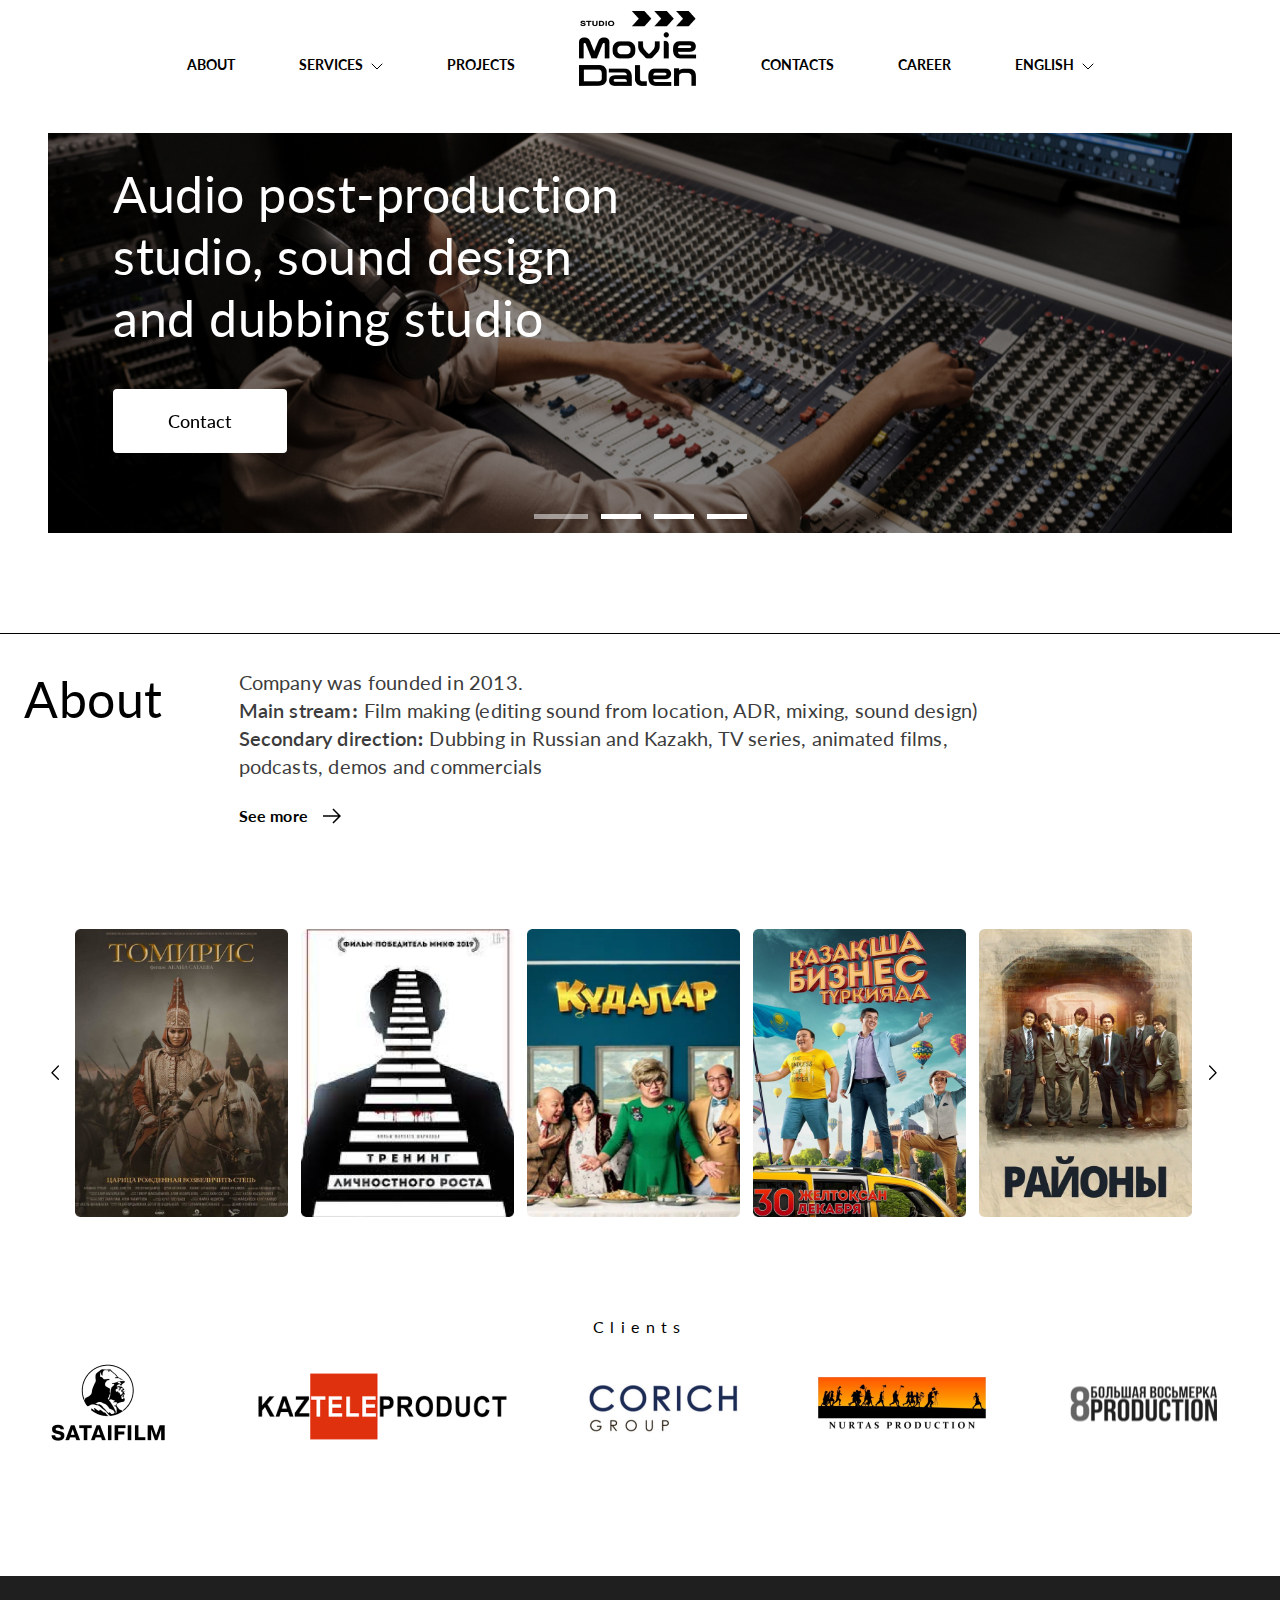
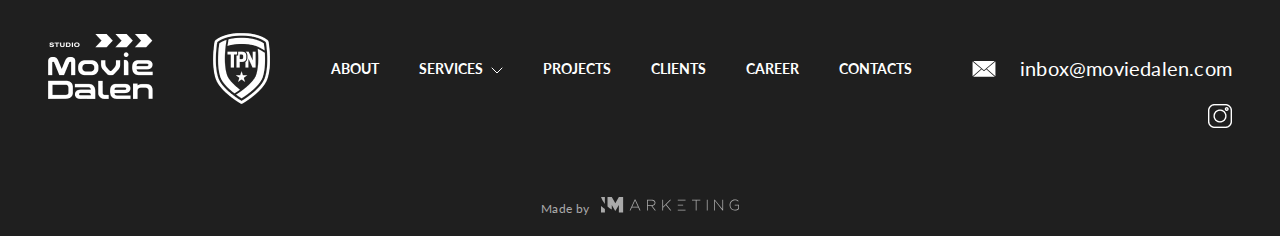
<file: index.html>
<!DOCTYPE html>
<html lang="en">

<head>
  <meta charset="UTF-8">
  <meta name="viewport" content="width=device-width, initial-scale=1.0">
  <link rel="preconnect" href="https://fonts.googleapis.com">
  <link rel="preconnect" href="https://fonts.gstatic.com" crossorigin>
  <link href="https://fonts.googleapis.com/css2?family=Lato:wght@400;700&display=swap" rel="stylesheet">
  <link rel="stylesheet" href="./style.css">
  <title>Main</title>
</head>

<body>
  <header>
    <a href="./about.html" class="nav-item">About</a>
    <div class="nav-item">
      <p>Services<img class="nav-arrow-dpd" src="./img/dpd-arrow.svg" alt=""></p>
      <div class="nav-dpd-content">
        <a href="./dubbing.html" class="nav-item-dpd">Dubbing</a>
        <a href="./record.html" class="nav-item-dpd">Re-Recording</a>
        <a href="./record.html" class="nav-item-dpd">Post-production</a>
      </div>
    </div>
    <a href="./projects.html" class="nav-item">Projects</a>
    <a href="#"><img src="./img/main-logo.png" alt="" class="logo"></a>
    <a href="./contacts.html" class="nav-item">Contacts</a>
    <a href="./career.html" class="nav-item">Career</a>
    <div class="nav-item">English<img class="nav-arrow-dpd" src="./img/dpd-arrow.svg" alt="">
      <div class="nav-dpd-content">
        <a href="#" class="nav-item-dpd">Russian</a>
      </div>
    </div>
    <div class="dropdown-btn" id="dropdown-btn" onclick="openNav()">
      <div class="line l1"></div>
      <div class="line l2"></div>
      <div class="line l3"></div>
    </div>
    <div class="dpd-bg" id="dpd">
      <div class="dropdown" id="dropdown">
        <a href="#"><img src="./img/main-logo.png" alt="" class="logo"></a>
        <div class="dropdown-content" id="dropdown-content">
          <li id="link"><a class="dpd-item" href="./about.html" onclick="openNav()">About</a></li>
          <li id="link" class="nav-open">
            <p class="dpd-item">Services <img class="nav-arrow" src="./img/dpd-arrow.svg" alt=""></p>
          </li>
          <div class="nav-panel">
            <a href="./dubbing.html">Dubbing</a>
            <a href="./record.html">Re-Recording</a>
            <a href="./record.html">Post-production</a>
          </div>
          <li id="link"><a class="dpd-item" href="./projects.html" onclick="openNav()">Projects</a></li>
          <li id="link"><a class="dpd-item" href="./contacts.html" onclick="openNav()">Contacts</a></li>
          <li id="link"><a class="dpd-item" href="./career.html" onclick="openNav()">Career</a></li>
          <li id="link" class="nav-open">
            <p class="dpd-item language">English <img class="nav-arrow" src="./img/dpd-arrow.svg" alt=""></p>
          </li>
          <div class="nav-panel">
            <a href="">Russian</a>
          </div>
        </div>
      </div>
    </div>
  </header>
  <div class="main">
    <div class="main__wrapper">
      <div class="main__items">
        <div class="main__item">
          <div class="main-text">
            <p class="banner-descr">Audio post-production studio, sound design and&nbsp;dubbing studio</p>
            <button class="contact">Contact</button>
          </div>
        </div>
        <div class="main__item">
          <div class="main-text">
            <p class="banner-descr">Audio post-production studio, sound design and&nbsp;dubbing studio</p>
            <button class="contact">Contact</button>
          </div>
        </div>
        <div class="main__item">
          <div class="main-text">
            <p class="banner-descr">Audio post-production studio, sound design and&nbsp;dubbing studio</p>
            <button class="contact">Contact</button>
          </div>
        </div>
        <div class="main__item">
          <div class="main-text">
            <p class="banner-descr">Audio post-production studio, sound design and&nbsp;dubbing studio</p>
            <button class="contact">Contact</button>
          </div>
        </div>
      </div>
    </div>
  </div>
  <div class="about">
    <h1>About</h1>
    <div class="about-text">
      <p>Company was founded in 2013.</p>
      <p><span class="semibold">Main stream:</span> Film making (editing sound from location, ADR, mixing, sound design)
      </p>
      <p><span class="semibold">Secondary direction:</span> Dubbing in Russian and Kazakh, TV series, animated films,
        podcasts, demos and commercials</p>
      <a class="more" href="">See more <img src="./img/arrow.svg" alt=""></a>
    </div>
  </div>
  <div id="carousel" class="carousel">
    <button class="arrow-c prev"><img src="./img/dpd-arrow.svg" alt="" class="l-arrow"></button>
    <div class="gallery">
      <ul class="ul">
        <li class="li"><img src="./img/movie1.png" alt="" class="movie test"></li>
        <li class="li"><img src="./img/movie2.png" alt="" class="movie"></li>
        <li class="li"><img src="./img/movie3.png" alt="" class="movie"></li>
        <li class="li"><img src="./img/movie4.png" alt="" class="movie"></li>
        <li class="li"><img src="./img/movie5.png" alt="" class="movie"></li>
        <li class="li"><img src="./img/movie6.png" alt="" class="movie"></li>
        <li class="li"><img src="./img/movie7.png" alt="" class="movie"></li>
        <li class="li"><img src="./img/movie8.png" alt="" class="movie"></li>
        <li class="li"><img src="./img/movie5.png" alt="" class="movie"></li>
        <li class="li"><img src="./img/movie6.png" alt="" class="movie"></li>
        <li class="li"><img src="./img/movie7.png" alt="" class="movie"></li>
        <li class="li"><img src="./img/movie8.png" alt="" class="movie"></li>
      </ul>
    </div>
    <button class="arrow-c next"><img src="./img/dpd-arrow.svg" alt="" class="r-arrow"></button>
  </div>
  <div id="carousel1" class="carousel1">
    <button class="arrow prev1"><img src="./img/dpd-arrow.svg" alt="" class="l-arrow"></button>
    <div class="gallery1">
      <ul class="ul1">
        <li class="li1"><img src="./img/movie1.png" alt="" class="movie test1"></li>
        <li class="li1"><img src="./img/movie2.png" alt="" class="movie"></li>
        <li class="li1"><img src="./img/movie7.png" alt="" class="movie"></li>
        <li class="li1"><img src="./img/movie8.png" alt="" class="movie"></li>
      </ul>
    </div>
    <div class="gallery1 t1">
      <ul class="ul2">
        <li class="li2"><img src="./img/movie3.png" alt="" class="movie"></li>
        <li class="li2"><img src="./img/movie4.png" alt="" class="movie"></li>
        <li class="li2"><img src="./img/movie5.png" alt="" class="movie"></li>
        <li class="li2"><img src="./img/movie6.png" alt="" class="movie"></li>
      </ul>
    </div>
    <div class="gallery1 t2">
      <ul class="ul3">
        <li class="li3"><img src="./img/movie5.png" alt="" class="movie"></li>
        <li class="li3"><img src="./img/movie6.png" alt="" class="movie"></li>
        <li class="li3"><img src="./img/movie7.png" alt="" class="movie"></li>
        <li class="li3"><img src="./img/movie8.png" alt="" class="movie"></li>
    </div>
    <button class="arrow next1"><img src="./img/dpd-arrow.svg" alt="" class="r-arrow"></button>
  </div>
  <div class="clients">
    <div class="container">
      <p class="clients-text">Clients</p>
      <div class="imgs">
        <img src="./img/sata.png" alt="">
        <img src="./img/kaztele.png" alt="">
        <img src="./img/corich.png" alt="">
        <img src="./img/nurtas.png" alt="">
        <img src="./img/big8.png" alt="">
      </div>
    </div>
  </div>
  <footer>
    <div class="container">
      <div class="footer-cont">
        <a href="#"><img src="./img/main-logo-white.png" alt="" class="logo"></a>
        <img src="./img/tpn-logo.png" alt="">
        <nav>
          <a href="./about.html" class="bottomnav-item">About</a>
          <div class="bottomnav-item">
            <p>Services<img class="foot-arrow-dpd" src="./img/dpd-arrow-white.svg" alt=""></p>
            <div class="foot-dpd-content">
              <a href="./dubbing.html" class="foot-item-dpd">Dubbing</a>
              <a href="./record.html" class="foot-item-dpd">Re-Recording</a>
              <a href="./record.html" class="foot-item-dpd">Post-production</a>
            </div>
          </div>
          <a href="./projects.html" class="bottomnav-item">Projects</a>
          <a href="" class="bottomnav-item">Clients</a>
          <a href="./career.html" class="bottomnav-item">Career</a>
          <a href="./contacts.html" class="bottomnav-item">Contacts</a>
        </nav>
        <a class="mail" href="mailto:inbox@moviedalen.com"><img src="./img/mail.svg" alt="">inbox@moviedalen.com</a>
        <a class="inst" href="http://" target="_blank" rel="noopener noreferrer"><img src="./img/instagram.png"
            alt=""></a>
      </div>
      <p class="made">Made by <img src="./img/marketing.svg" alt=""></p>
    </div>
  </footer>
  <script src="./js/carusel.js"></script>
  <script src="./js/dropdown.js"></script>
  <script defer src="./js/slider.js"></script>
  <script>
    document.addEventListener('DOMContentLoaded', () => {
      new mainSlider('.main', {
        autoplay: true,
        swipe: true
      });
    });
  </script>
</body>

</html>
</file>
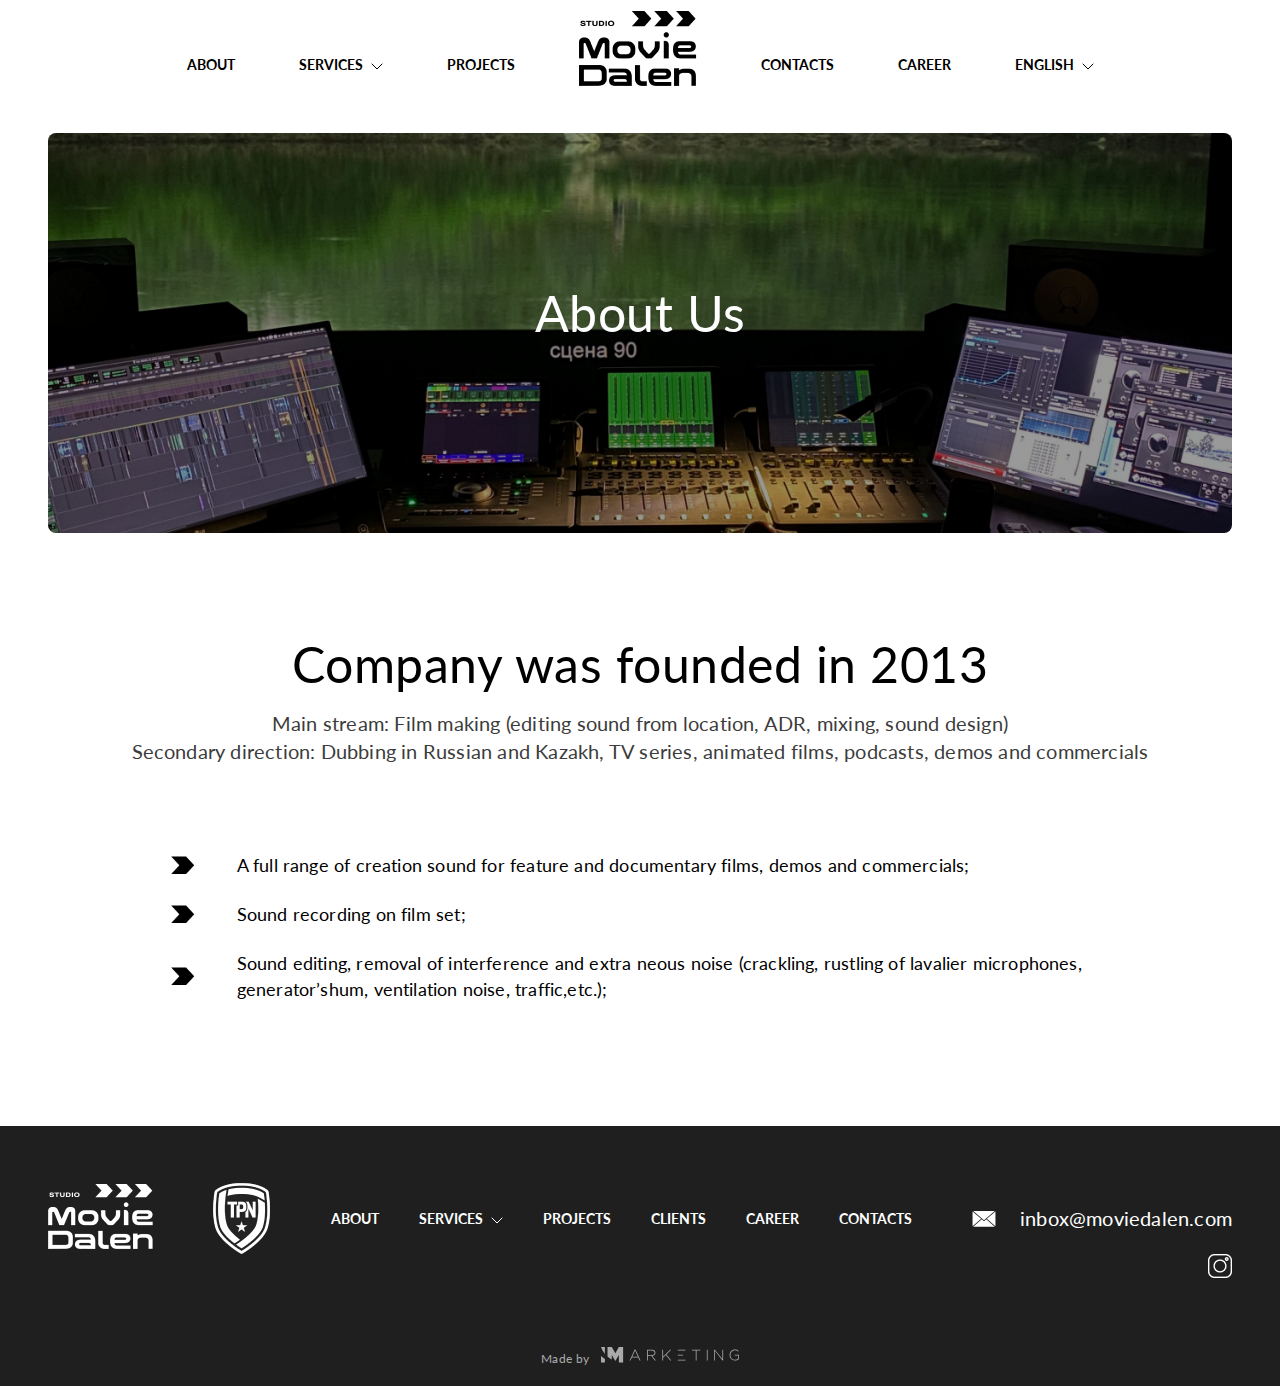
<file: about.html>
<!DOCTYPE html>
<html lang="en">

<head>
  <meta charset="UTF-8">
  <meta name="viewport" content="width=device-width, initial-scale=1.0">
  <link rel="preconnect" href="https://fonts.googleapis.com">
  <link rel="preconnect" href="https://fonts.gstatic.com" crossorigin>
  <link href="https://fonts.googleapis.com/css2?family=Lato:wght@400;700&display=swap" rel="stylesheet">
  <link rel="stylesheet" href="./style.css">
  <title>About Us</title>
</head>

<body>
  <header>
    <a href="#" class="nav-item">About</a>
    <div class="nav-item">
      <p>Services<img class="nav-arrow-dpd" src="./img/dpd-arrow.svg" alt=""></p>
      <div class="nav-dpd-content">
        <a href="./dubbing.html" class="nav-item-dpd">Dubbing</a>
        <a href="./record.html" class="nav-item-dpd">Re-Recording</a>
        <a href="./record.html" class="nav-item-dpd">Post-production</a>
      </div>
    </div>
    <a href="./projects.html" class="nav-item">Projects</a>
    <a href="./index.html"><img src="./img/main-logo.png" alt="" class="logo"></a>
    <a href="./contacts.html" class="nav-item">Contacts</a>
    <a href="./career.html" class="nav-item">Career</a>
    <div class="nav-item">English<img class="nav-arrow-dpd" src="./img/dpd-arrow.svg" alt="">
      <div class="nav-dpd-content">
        <a href="#" class="nav-item-dpd">Russian</a>
      </div>
    </div>
    <div class="dropdown-btn" id="dropdown-btn" onclick="openNav()">
      <div class="line l1"></div>
      <div class="line l2"></div>
      <div class="line l3"></div>
    </div>
    <div class="dpd-bg" id="dpd">
      <div class="dropdown" id="dropdown">
        <a href="#"><img src="./img/main-logo.png" alt="" class="logo"></a>
        <div class="dropdown-content" id="dropdown-content">
          <li id="link"><a class="dpd-item" href="#" onclick="openNav()">About</a></li>
          <li id="link" class="nav-open">
            <p class="dpd-item">Services <img class="nav-arrow" src="./img/dpd-arrow.svg" alt=""></p>
          </li>
          <div class="nav-panel">
            <a href="./dubbing.html">Dubbing</a>
            <a href="./record.html">Re-Recording</a>
            <a href="./record.html">Post-production</a>
          </div>
          <li id="link"><a class="dpd-item" href="./projects.html" onclick="openNav()">Projects</a></li>
          <li id="link"><a class="dpd-item" href="./contacts.html" onclick="openNav()">Contacts</a></li>
          <li id="link"><a class="dpd-item" href="./career.html" onclick="openNav()">Career</a></li>
          <li id="link" class="nav-open">
            <p class="dpd-item language">English <img class="nav-arrow" src="./img/dpd-arrow.svg" alt=""></p>
          </li>
          <div class="nav-panel">
            <a href="">Russian</a>
          </div>
        </div>
      </div>
    </div>
  </header>
  <div class="about-main">
    <p class="banner-descr">About Us</p>
  </div>
  <div class="info">
    <h1>Company was founded in 2013</h1>
    <p class="info-descr">Main stream: Film making (editing sound from location, ADR, mixing, sound design)</p>
    <p class="info-descr">Secondary direction: Dubbing in Russian and Kazakh, TV series, animated films, podcasts, demos
      and commercials</p>
    <p class="info-item"><img src="./img/black-arrow.png" alt="">A full range of creation sound for feature and
      documentary films, demos and commercials;</p>
    <p class="info-item"><img src="./img/black-arrow.png" alt="">Sound recording on film set;</p>
    <p class="info-item"><img src="./img/black-arrow.png" alt="">Sound editing, removal of interference and extra neous
      noise (crackling, rustling of lavalier microphones, generator’shum, ventilation noise, traffic,etc.);</p>
  </div>
  <footer>
    <div class="container">
      <div class="footer-cont">
        <a href="./index.html"><img src="./img/main-logo-white.png" alt="" class="logo"></a>
        <img src="./img/tpn-logo.png" alt="">
        <nav>
          <a href="#" class="bottomnav-item">About</a>
          <div class="bottomnav-item">
            <p>Services<img class="foot-arrow-dpd" src="./img/dpd-arrow-white.svg" alt=""></p>
            <div class="foot-dpd-content">
              <a href="./dubbing.html" class="foot-item-dpd">Dubbing</a>
              <a href="./record.html" class="foot-item-dpd">Re-Recording</a>
              <a href="./record.html" class="foot-item-dpd">Post-production</a>
            </div>
          </div>
          <a href="./projects.html" class="bottomnav-item">Projects</a>
          <a href="" class="bottomnav-item">Clients</a>
          <a href="./career.html" class="bottomnav-item">Career</a>
          <a href="./contacts.html" class="bottomnav-item">Contacts</a>
        </nav>
        <a class="mail" href="mailto:inbox@moviedalen.com"><img src="./img/mail.svg" alt="">inbox@moviedalen.com</a>
        <a class="inst" href="http://" target="_blank" rel="noopener noreferrer"><img src="./img/instagram.png"
            alt=""></a>
      </div>
      <p class="made">Made by <img src="./img/marketing.svg" alt=""></p>
    </div>
  </footer>
  <script src="./js/dropdown.js"></script>
</body>

</html>
</file>
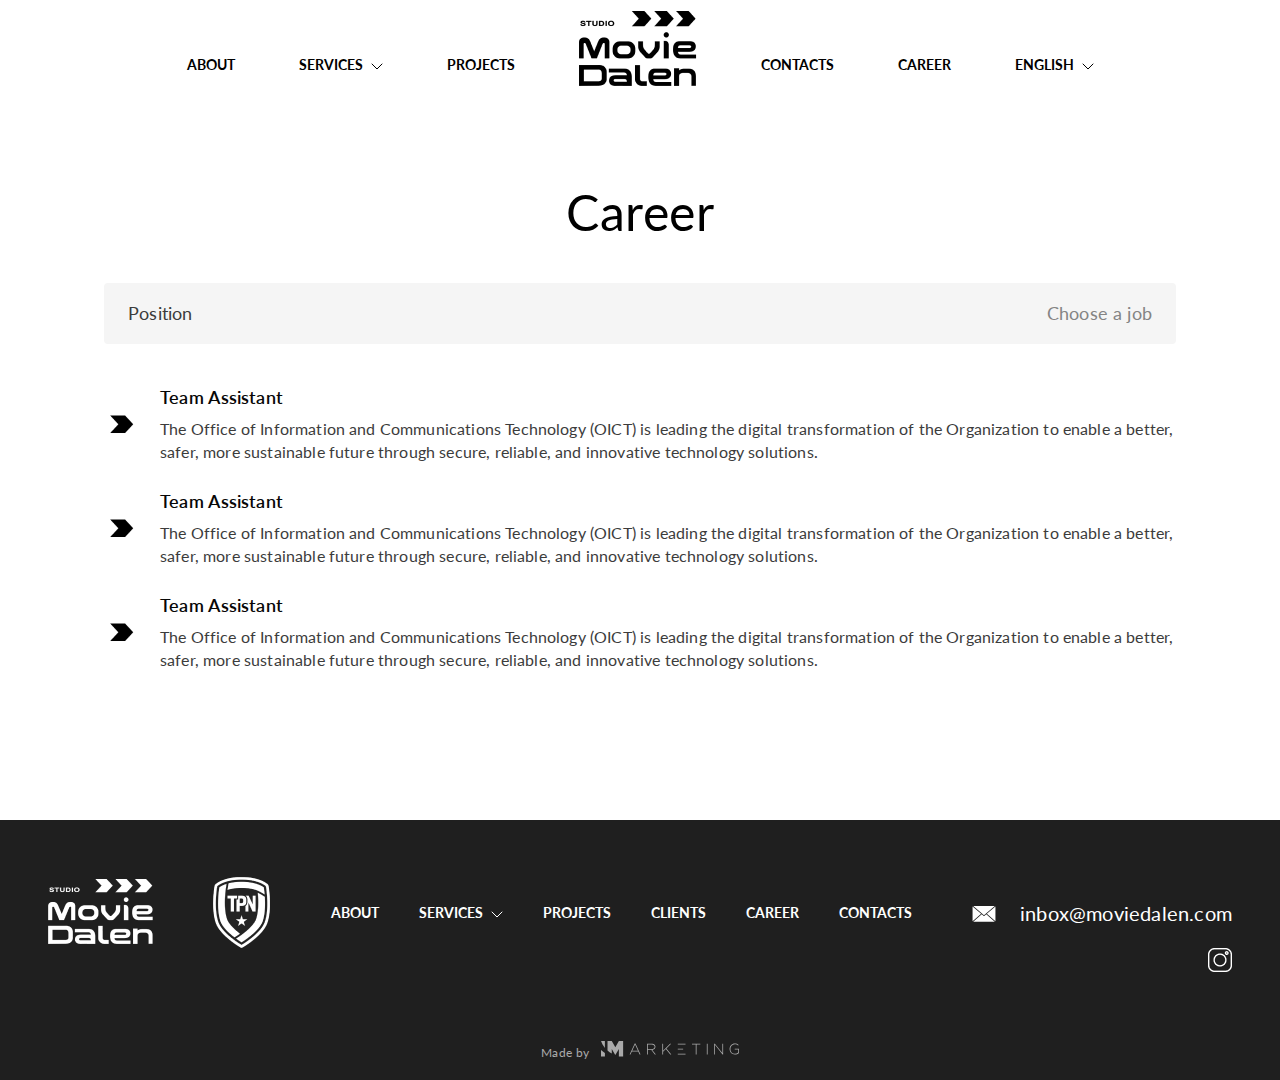
<file: career.html>
<!DOCTYPE html>
<html lang="en">

<head>
  <meta charset="UTF-8">
  <meta name="viewport" content="width=device-width, initial-scale=1.0">
  <link rel="preconnect" href="https://fonts.googleapis.com">
  <link rel="preconnect" href="https://fonts.gstatic.com" crossorigin>
  <link href="https://fonts.googleapis.com/css2?family=Lato:wght@400;700&display=swap" rel="stylesheet">
  <link rel="stylesheet" href="./style.css">
  <title>About Us</title>
</head>

<body>
  <header>
    <a href="./about.html" class="nav-item">About</a>
    <div class="nav-item">
      <p>Services<img class="nav-arrow-dpd" src="./img/dpd-arrow.svg" alt=""></p>
      <div class="nav-dpd-content">
        <a href="./dubbing.html" class="nav-item-dpd">Dubbing</a>
        <a href="./record.html" class="nav-item-dpd">Re-Recording</a>
        <a href="./record.html" class="nav-item-dpd">Post-production</a>
      </div>
    </div>
    <a href="./projects.html" class="nav-item">Projects</a>
    <a href="./index.html"><img src="./img/main-logo.png" alt="" class="logo"></a>
    <a href="./contacts.html" class="nav-item">Contacts</a>
    <a href="#" class="nav-item">Career</a>
    <div class="nav-item">English<img class="nav-arrow-dpd" src="./img/dpd-arrow.svg" alt="">
      <div class="nav-dpd-content">
        <a href="#" class="nav-item-dpd">Russian</a>
      </div>
    </div>
    <div class="dropdown-btn" id="dropdown-btn" onclick="openNav()">
      <div class="line l1"></div>
      <div class="line l2"></div>
      <div class="line l3"></div>
    </div>
    <div class="dpd-bg" id="dpd">
      <div class="dropdown" id="dropdown">
        <a href="#"><img src="./img/main-logo.png" alt="" class="logo"></a>
        <div class="dropdown-content" id="dropdown-content">
          <li id="link"><a class="dpd-item" href="./about.html" onclick="openNav()">About</a></li>
          <li id="link" class="nav-open">
            <p class="dpd-item">Services <img class="nav-arrow" src="./img/dpd-arrow.svg" alt=""></p>
          </li>
          <div class="nav-panel">
            <a href="./dubbing.html">Dubbing</a>
            <a href="./record.html">Re-Recording</a>
            <a href="./record.html">Post-production</a>
          </div>
          <li id="link"><a class="dpd-item" href="./projects.html" onclick="openNav()">Projects</a></li>
          <li id="link"><a class="dpd-item" href="./contacts.html" onclick="openNav()">Contacts</a></li>
          <li id="link"><a class="dpd-item" href="#" onclick="openNav()">Career</a></li>
          <li id="link" class="nav-open">
            <p class="dpd-item language">English <img class="nav-arrow" src="./img/dpd-arrow.svg" alt=""></p>
          </li>
          <div class="nav-panel">
            <a href="">Russian</a>
          </div>
        </div>
      </div>
    </div>
  </header>
  <div class="cont">
    <h1 class="career-title">Career</h1>
    <div class="choose">
      <p>Position</p>
      <p>Choose a job</p>
    </div>
    <div class="form" action="">
      <div class="open">
        <img class="open-arrow" src="./img/black-arrow.png" alt="">
        <div>
          <p class="title">Team Assistant</p>
          <p class="title-descr">The Office of Information and Communications Technology (OICT) is leading the digital
            transformation of the Organization to enable a better, safer, more sustainable future through secure,
            reliable, and innovative technology solutions.</p>
        </div>
      </div>
      <form action="" method="post" class="panel">
        <label class="label" for="name">Artist name*</label>
        <input class="input" type="text" name="name" id="name">
        <label class="label" for="email">Artist Email*</label>
        <input class="input" type="text" name="email" id="email">
        <label class="label" for="number">Mobile number*</label>
        <input class="input" type="tel" name="number" id="number">
        <label class="label" for="residence">Place of residence*</label>
        <select class="input" name="residence" id="residence">
          <option class="none" value="0">Please choose an option</option>
          <option value="1">English</option>
          <option value="2">Russian</option>
        </select>
        <label class="label" for="native">Native language*</label>
        <select class="input" name="native" id="native">
          <option class="none" value="0">Please choose an option</option>
          <option value="1">English</option>
          <option value="2">Russian</option>
        </select>
        <label class="label" for="language">Language in which you work*</label>
        <select class="input" name="language" id="language">
          <option class="none" value="0">Please choose an option</option>
          <option value="1">English</option>
          <option value="2">Russian</option>
        </select>
        <label class="label" for="sample">Upload sample recording (upto 50 MB)</label>
        <input class="input" type="file" name="sample" id="sample">
        <label class="label" for="cv">Upload CV</label>
        <input class="input" type="file" name="cv" id="cv">
        <label class="label" for="additional">Additional Information</label>
        <textarea class="input additional" name="additional" id="additional" cols="30" rows="10"></textarea>
        <img class="captcha" src="./img/captcha.png" alt="">
        <button class="submit" type="submit">Send</button>
      </form>
    </div>
    <div class="form" action="">
      <div class="open">
        <img class="open-arrow" src="./img/black-arrow.png" alt="">
        <div>
          <p class="title">Team Assistant</p>
          <p class="title-descr">The Office of Information and Communications Technology (OICT) is leading the digital
            transformation of the Organization to enable a better, safer, more sustainable future through secure,
            reliable, and innovative technology solutions.</p>
        </div>
      </div>
      <form action="" method="post" class="panel">
        <label class="label" for="name">Artist name*</label>
        <input class="input" type="text" name="name" id="name">
        <label class="label" for="email">Artist Email*</label>
        <input class="input" type="text" name="email" id="email">
        <label class="label" for="number">Mobile number*</label>
        <input class="input" type="tel" name="number" id="number">
        <label class="label" for="residence">Place of residence*</label>
        <select class="input" name="residence" id="residence">
          <option class="none" value="0">Please choose an option</option>
          <option value="1">English</option>
          <option value="2">Russian</option>
        </select>
        <label class="label" for="native">Native language*</label>
        <select class="input" name="native" id="native">
          <option class="none" value="0">Please choose an option</option>
          <option value="1">English</option>
          <option value="2">Russian</option>
        </select>
        <label class="label" for="language">Language in which you work*</label>
        <select class="input" name="language" id="language">
          <option class="none" value="0">Please choose an option</option>
          <option value="1">English</option>
          <option value="2">Russian</option>
        </select>
        <label class="label" for="sample">Upload sample recording (upto 50 MB)</label>
        <input class="input" type="file" name="sample" id="sample">
        <label class="label" for="cv">Upload CV</label>
        <input class="input" type="file" name="cv" id="cv">
        <label class="label" for="additional">Additional Information</label>
        <textarea class="input additional" name="additional" id="additional" cols="30" rows="10"></textarea>
        <img class="captcha" src="./img/captcha.png" alt="">
        <button class="submit" type="submit">Send</button>
      </form>
    </div>
    <div class="form" action="">
      <div class="open">
        <img class="open-arrow" src="./img/black-arrow.png" alt="">
        <div>
          <p class="title">Team Assistant</p>
          <p class="title-descr">The Office of Information and Communications Technology (OICT) is leading the digital
            transformation of the Organization to enable a better, safer, more sustainable future through secure,
            reliable, and innovative technology solutions.</p>
        </div>
      </div>
      <form action="" method="post" class="panel">
        <label class="label" for="name">Artist name*</label>
        <input class="input" type="text" name="name" id="name">
        <label class="label" for="email">Artist Email*</label>
        <input class="input" type="text" name="email" id="email">
        <label class="label" for="number">Mobile number*</label>
        <input class="input" type="tel" name="number" id="number">
        <label class="label" for="residence">Place of residence*</label>
        <select class="input" name="residence" id="residence">
          <option class="none" value="0">Please choose an option</option>
          <option value="1">English</option>
          <option value="2">Russian</option>
        </select>
        <label class="label" for="native">Native language*</label>
        <select class="input" name="native" id="native">
          <option class="none" value="0">Please choose an option</option>
          <option value="1">English</option>
          <option value="2">Russian</option>
        </select>
        <label class="label" for="language">Language in which you work*</label>
        <select class="input" name="language" id="language">
          <option class="none" value="0">Please choose an option</option>
          <option value="1">English</option>
          <option value="2">Russian</option>
        </select>
        <label class="label" for="sample">Upload sample recording (upto 50 MB)</label>
        <input class="input" type="file" name="sample" id="sample">
        <label class="label" for="cv">Upload CV</label>
        <input class="input" type="file" name="cv" id="cv">
        <label class="label" for="additional">Additional Information</label>
        <textarea class="input additional" name="additional" id="additional" cols="30" rows="10"></textarea>
        <img class="captcha" src="./img/captcha.png" alt="">
        <button class="submit" type="submit">Send</button>
      </form>
    </div>
  </div>
  <footer>
    <div class="container">
      <div class="footer-cont">
        <a href="./index.html"><img src="./img/main-logo-white.png" alt="" class="logo"></a>
        <img src="./img/tpn-logo.png" alt="">
        <nav>
          <a href="./about.html" class="bottomnav-item">About</a>
          <div class="bottomnav-item">
            <p>Services<img class="foot-arrow-dpd" src="./img/dpd-arrow-white.svg" alt=""></p>
            <div class="foot-dpd-content">
              <a href="./dubbing.html" class="foot-item-dpd">Dubbing</a>
              <a href="./record.html" class="foot-item-dpd">Re-Recording</a>
              <a href="./record.html" class="foot-item-dpd">Post-production</a>
            </div>
          </div>
          <a href="./projects.html" class="bottomnav-item">Projects</a>
          <a href="" class="bottomnav-item">Clients</a>
          <a href="#" class="bottomnav-item">Career</a>
          <a href="./contacts.html" class="bottomnav-item">Contacts</a>
        </nav>
        <a class="mail" href="mailto:inbox@moviedalen.com"><img src="./img/mail.svg" alt="">inbox@moviedalen.com</a>
        <a class="inst" href="http://" target="_blank" rel="noopener noreferrer"><img src="./img/instagram.png"
            alt=""></a>
      </div>
      <p class="made">Made by <img src="./img/marketing.svg" alt=""></p>
    </div>
  </footer>
  <script src="./js/accordion.js"></script>
  <script src="./js/mask_list.js"></script>
  <script>
    mask("#number");
  </script>
  <script src="./js/dropdown.js"></script>
</body>

</html>
</file>
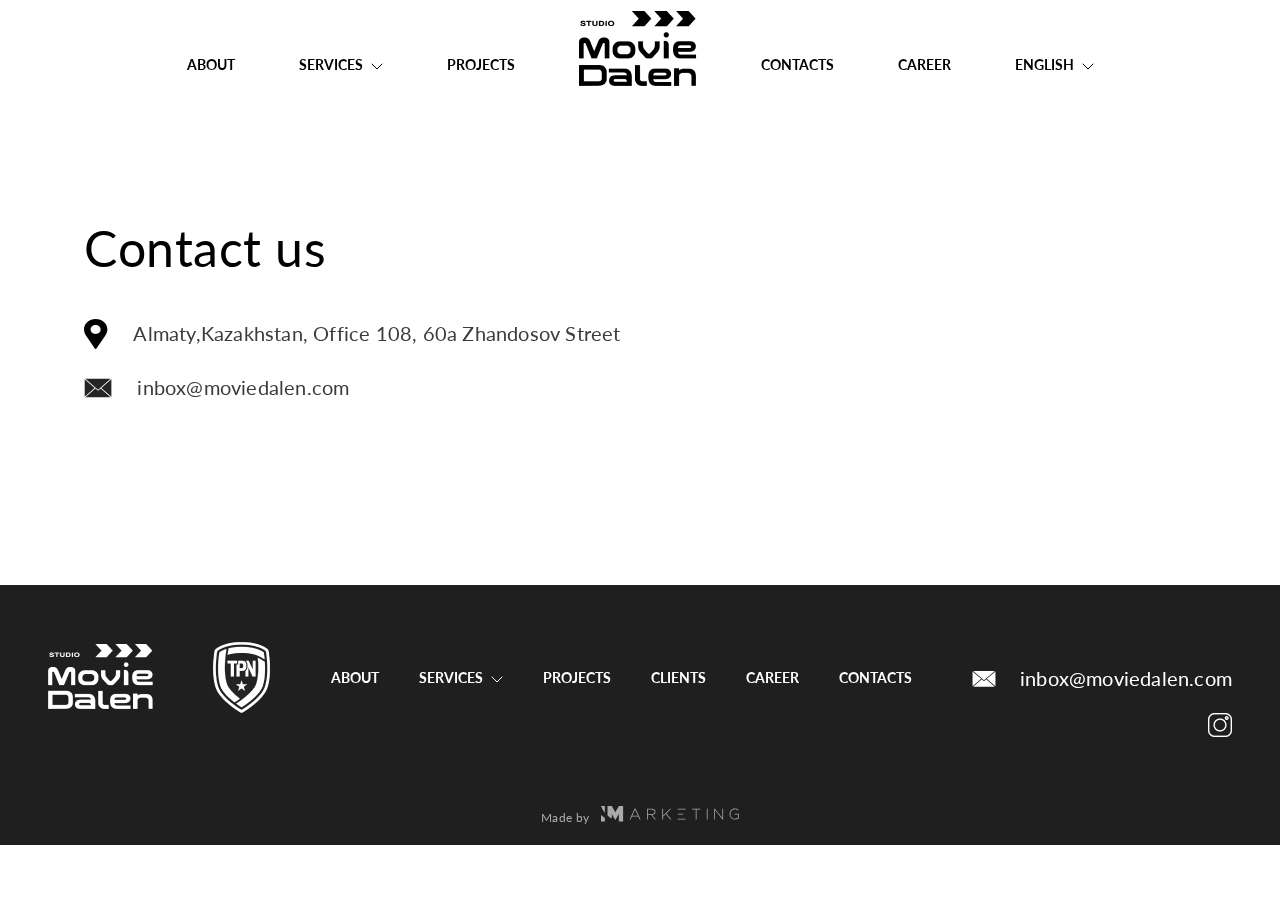
<file: contacts.html>
<!DOCTYPE html>
<html lang="en">

<head>
  <meta charset="UTF-8">
  <meta name="viewport" content="width=device-width, initial-scale=1.0">
  <link rel="preconnect" href="https://fonts.googleapis.com">
  <link rel="preconnect" href="https://fonts.gstatic.com" crossorigin>
  <link href="https://fonts.googleapis.com/css2?family=Lato:wght@400;700&display=swap" rel="stylesheet">
  <link rel="stylesheet" href="./style.css">
  <title>About Us</title>
</head>

<body>
  <header>
    <a href="./about.html" class="nav-item">About</a>
    <div class="nav-item">
      <p>Services<img class="nav-arrow-dpd" src="./img/dpd-arrow.svg" alt=""></p>
      <div class="nav-dpd-content">
        <a href="./dubbing.html" class="nav-item-dpd">Dubbing</a>
        <a href="./record.html" class="nav-item-dpd">Re-Recording</a>
        <a href="./record.html" class="nav-item-dpd">Post-production</a>
      </div>
    </div>
    <a href="./projects.html" class="nav-item">Projects</a>
    <a href="./index.html"><img src="./img/main-logo.png" alt="" class="logo"></a>
    <a href="#" class="nav-item">Contacts</a>
    <a href="./career.html" class="nav-item">Career</a>
    <div class="nav-item">English<img class="nav-arrow-dpd" src="./img/dpd-arrow.svg" alt="">
      <div class="nav-dpd-content">
        <a href="#" class="nav-item-dpd">Russian</a>
      </div>
    </div>
    <div class="dropdown-btn" id="dropdown-btn" onclick="openNav()">
      <div class="line l1"></div>
      <div class="line l2"></div>
      <div class="line l3"></div>
    </div>
    <div class="dpd-bg" id="dpd">
      <div class="dropdown" id="dropdown">
        <a href="#"><img src="./img/main-logo.png" alt="" class="logo"></a>
        <div class="dropdown-content" id="dropdown-content">
          <li id="link"><a class="dpd-item" href="./about.html" onclick="openNav()">About</a></li>
          <li id="link" class="nav-open">
            <p class="dpd-item">Services <img class="nav-arrow" src="./img/dpd-arrow.svg" alt=""></p>
          </li>
          <div class="nav-panel">
            <a href="./dubbing.html">Dubbing</a>
            <a href="./record.html">Re-Recording</a>
            <a href="./record.html">Post-production</a>
          </div>
          <li id="link"><a class="dpd-item" href="./projects.html" onclick="openNav()">Projects</a></li>
          <li id="link"><a class="dpd-item" href="#" onclick="openNav()">Contacts</a></li>
          <li id="link"><a class="dpd-item" href="./career.html" onclick="openNav()">Career</a></li>
          <li id="link" class="nav-open">
            <p class="dpd-item language">English <img class="nav-arrow" src="./img/dpd-arrow.svg" alt=""></p>
          </li>
          <div class="nav-panel">
            <a href="">Russian</a>
          </div>
        </div>
      </div>
    </div>
  </header>
  <div class="contacts-main">
    <div class="contacts-text">
      <h1>Contact us</h1>
      <a href="https://www.google.com/maps/place/108,+ул.+Жандосова+60a,+Алматы+050060,+Казахстан/@43.2298459,76.8940267,17z/data=!3m1!4b1!4m5!3m4!1s0x38836921b7e1f349:0x4e65155fc500f9b9!8m2!3d43.2298459!4d76.8966016?entry=ttu"
        target="_blank" rel="noopener noreferrer"><img class="contacts-ico" src="./img/marker.svg" alt="">
        <p>Almaty,Kazakhstan, Office 108, 60a Zhandosov Street</p>
      </a>
      <a href="mailto:inbox@moviedalen.com"><img class="contacts-ico" src="./img/mail-black.svg"
          alt="">inbox@moviedalen.com</a>
    </div>
    <iframe class="google"
      src="https://www.google.com/maps/embed?pb=!1m18!1m12!1m3!1d2907.029273155396!2d76.8966016!3d43.2298459!2m3!1f0!2f0!3f0!3m2!1i1024!2i768!4f13.1!3m3!1m2!1s0x38836921b7e1f349%3A0x4e65155fc500f9b9!2zMTA4LCDRg9C7LiDQltCw0L3QtNC-0YHQvtCy0LAgNjBhLCDQkNC70LzQsNGC0YsgMDUwMDYwLCDQmtCw0LfQsNGF0YHRgtCw0L0!5e0!3m2!1sru!2s!4v1692786095023!5m2!1sru!2s"
      width="464" height="280" style="border:0;" allowfullscreen="" loading="lazy"
      referrerpolicy="no-referrer-when-downgrade"></iframe>
  </div>
  <footer>
    <div class="container">
      <div class="footer-cont">
        <a href="./index.html"><img src="./img/main-logo-white.png" alt="" class="logo"></a>
        <img src="./img/tpn-logo.png" alt="">
        <nav>
          <a href="./about.html" class="bottomnav-item">About</a>
          <div class="bottomnav-item">
            <p>Services<img class="foot-arrow-dpd" src="./img/dpd-arrow-white.svg" alt=""></p>
            <div class="foot-dpd-content">
              <a href="./dubbing.html" class="foot-item-dpd">Dubbing</a>
              <a href="./record.html" class="foot-item-dpd">Re-Recording</a>
              <a href="./record.html" class="foot-item-dpd">Post-production</a>
            </div>
          </div>
          <a href="./projects.html" class="bottomnav-item">Projects</a>
          <a href="" class="bottomnav-item">Clients</a>
          <a href="./career.html" class="bottomnav-item">Career</a>
          <a href="#" class="bottomnav-item">Contacts</a>
        </nav>
        <a class="mail" href="mailto:inbox@moviedalen.com"><img src="./img/mail.svg" alt="">inbox@moviedalen.com</a>
        <a class="inst" href="http://" target="_blank" rel="noopener noreferrer"><img src="./img/instagram.png"
            alt=""></a>
      </div>
      <p class="made">Made by <img src="./img/marketing.svg" alt=""></p>
    </div>
  </footer>
  <script src="./js/dropdown.js"></script>
</body>

</html>
</file>
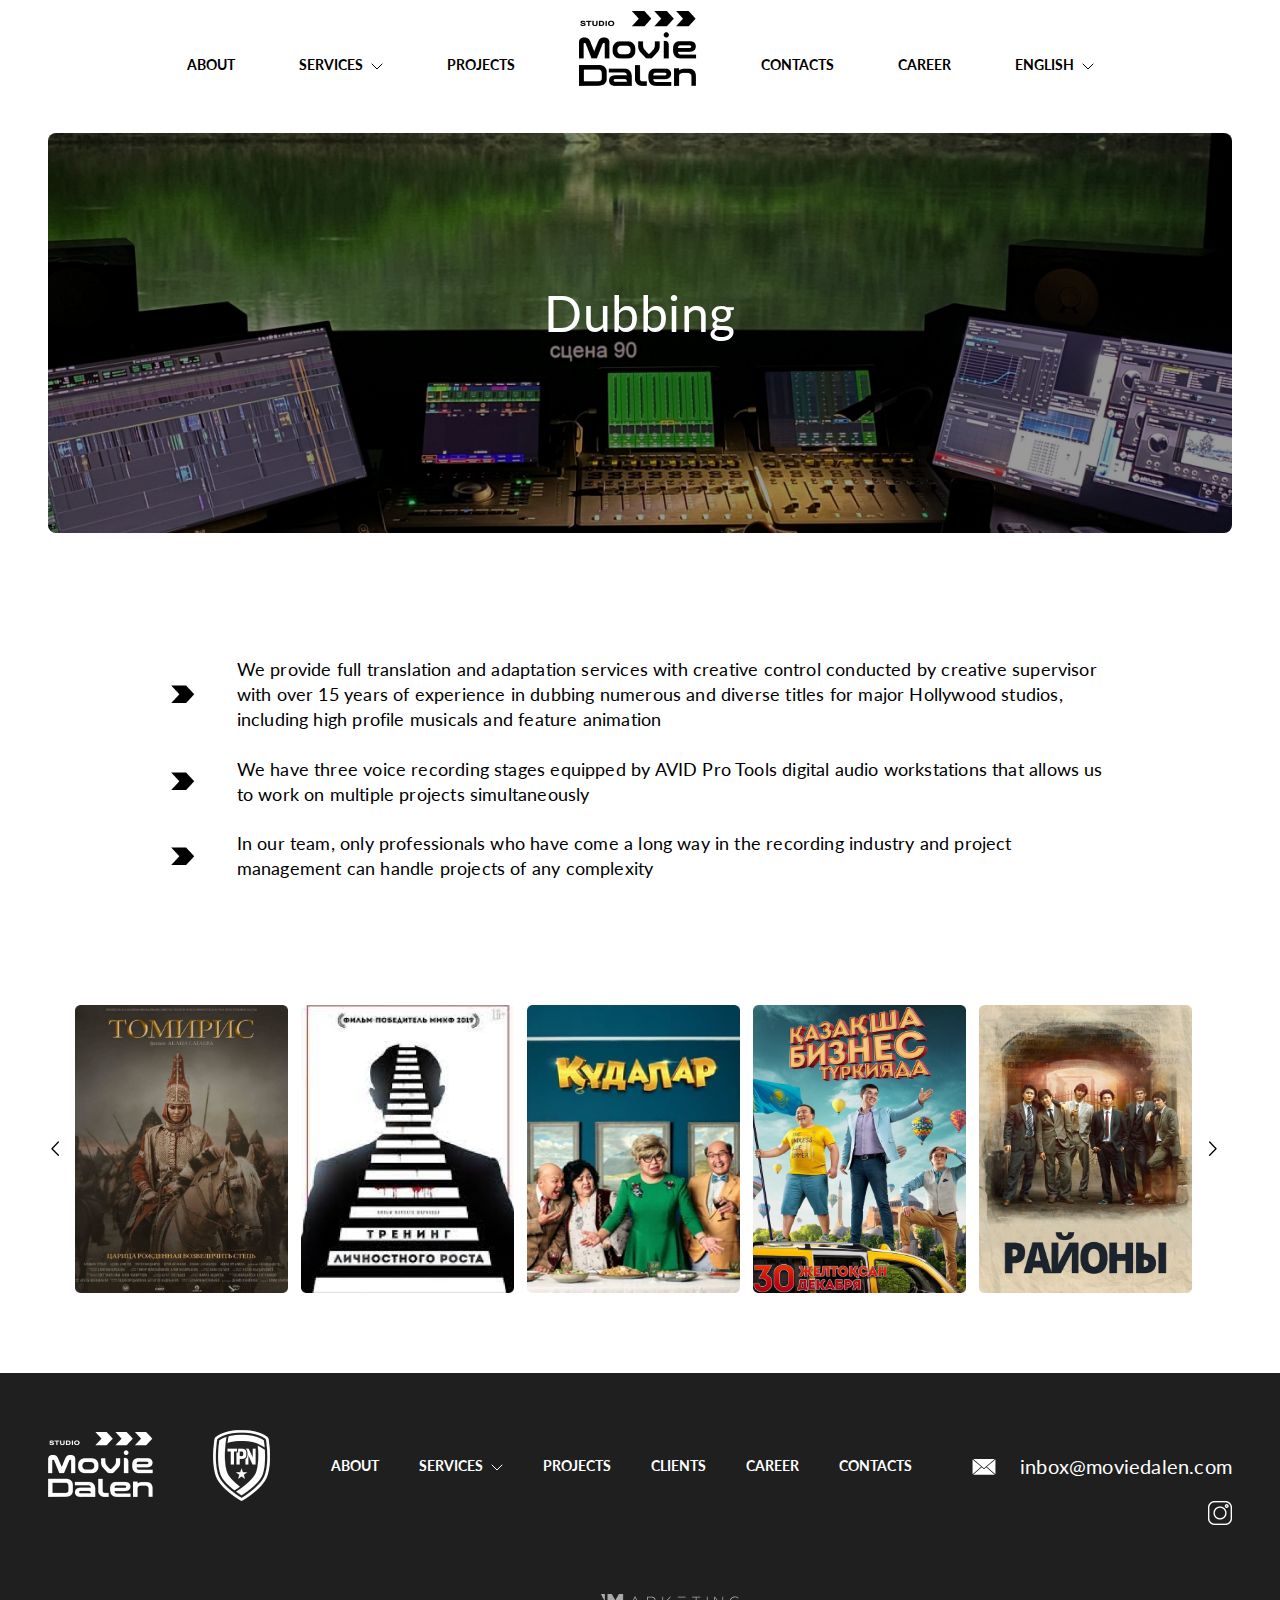
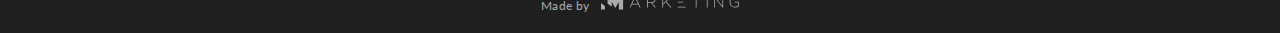
<file: dubbing.html>
<!DOCTYPE html>
<html lang="en">

<head>
  <meta charset="UTF-8">
  <meta name="viewport" content="width=device-width, initial-scale=1.0">
  <link rel="preconnect" href="https://fonts.googleapis.com">
  <link rel="preconnect" href="https://fonts.gstatic.com" crossorigin>
  <link href="https://fonts.googleapis.com/css2?family=Lato:wght@400;700&display=swap" rel="stylesheet">
  <link rel="stylesheet" href="./style.css">
  <title>Dubbing</title>
</head>

<body>
  <header>
    <a href="./about.html" class="nav-item">About</a>
    <div class="nav-item">
      <p>Services<img class="nav-arrow-dpd" src="./img/dpd-arrow.svg" alt=""></p>
      <div class="nav-dpd-content">
        <a href="#" class="nav-item-dpd">Dubbing</a>
        <a href="./record.html" class="nav-item-dpd">Re-Recording</a>
        <a href="./record.html" class="nav-item-dpd">Post-production</a>
      </div>
    </div>
    <a href="./projects.html" class="nav-item">Projects</a>
    <a href="./index.html"><img src="./img/main-logo.png" alt="" class="logo"></a>
    <a href="./contacts.html" class="nav-item">Contacts</a>
    <a href="./career.html" class="nav-item">Career</a>
    <div class="nav-item">English<img class="nav-arrow-dpd" src="./img/dpd-arrow.svg" alt="">
      <div class="nav-dpd-content">
        <a href="#" class="nav-item-dpd">Russian</a>
      </div>
    </div>
    <div class="dropdown-btn" id="dropdown-btn" onclick="openNav()">
      <div class="line l1"></div>
      <div class="line l2"></div>
      <div class="line l3"></div>
    </div>
    <div class="dpd-bg" id="dpd">
      <div class="dropdown" id="dropdown">
        <a href="#"><img src="./img/main-logo.png" alt="" class="logo"></a>
        <div class="dropdown-content" id="dropdown-content">
          <li id="link"><a class="dpd-item" href="./about.html" onclick="openNav()">About</a></li>
          <li id="link" class="nav-open">
            <p class="dpd-item">Services <img class="nav-arrow" src="./img/dpd-arrow.svg" alt=""></p>
          </li>
          <div class="nav-panel">
            <a href="#">Dubbing</a>
            <a href="./record.html">Re-Recording</a>
            <a href="./record.html">Post-production</a>
          </div>
          <li id="link"><a class="dpd-item" href="./projects.html" onclick="openNav()">Projects</a></li>
          <li id="link"><a class="dpd-item" href="./contacts.html" onclick="openNav()">Contacts</a></li>
          <li id="link"><a class="dpd-item" href="./career.html" onclick="openNav()">Career</a></li>
          <li id="link" class="nav-open">
            <p class="dpd-item language">English <img class="nav-arrow" src="./img/dpd-arrow.svg" alt=""></p>
          </li>
          <div class="nav-panel">
            <a href="">Russian</a>
          </div>
        </div>
      </div>
    </div>
  </header>
  <div class="about-main">
    <p class="banner-descr">Dubbing</p>
  </div>
  <div class="info">
    <p class="info-item"><img src="./img/black-arrow.png" alt="">We provide full translation and adaptation services
      with creative control conducted by creative supervisor with over 15 years of experience in dubbing numerous and
      diverse titles for major Hollywood studios, including high profile musicals and feature animation</p>
    <p class="info-item"><img src="./img/black-arrow.png" alt="">We have three voice recording stages equipped by AVID
      Pro Tools digital audio workstations that allows us to work on multiple projects simultaneously</p>
    <p class="info-item"><img src="./img/black-arrow.png" alt="">In our team, only professionals who have come a long
      way in the recording industry and project management can handle projects of any complexity</p>
  </div>
  <div id="carousel" class="carousel margin">
    <button class="arrow-c prev"><img src="./img/dpd-arrow.svg" alt="" class="l-arrow"></button>
    <div class="gallery">
      <ul class="ul">
        <li class="li"><img src="./img/movie1.png" alt="" class="movie test"></li>
        <li class="li"><img src="./img/movie2.png" alt="" class="movie"></li>
        <li class="li"><img src="./img/movie3.png" alt="" class="movie"></li>
        <li class="li"><img src="./img/movie4.png" alt="" class="movie"></li>
        <li class="li"><img src="./img/movie5.png" alt="" class="movie"></li>
        <li class="li"><img src="./img/movie6.png" alt="" class="movie"></li>
        <li class="li"><img src="./img/movie7.png" alt="" class="movie"></li>
        <li class="li"><img src="./img/movie8.png" alt="" class="movie"></li>
        <li class="li"><img src="./img/movie5.png" alt="" class="movie"></li>
        <li class="li"><img src="./img/movie6.png" alt="" class="movie"></li>
        <li class="li"><img src="./img/movie7.png" alt="" class="movie"></li>
        <li class="li"><img src="./img/movie8.png" alt="" class="movie"></li>
      </ul>
    </div>
    <button class="arrow-c next"><img src="./img/dpd-arrow.svg" alt="" class="r-arrow"></button>
  </div>
  <div id="carousel1" class="carousel1 margin">
    <button class="arrow prev1"><img src="./img/dpd-arrow.svg" alt="" class="l-arrow"></button>
    <div class="gallery1">
      <ul class="ul1">
        <li class="li1"><img src="./img/movie1.png" alt="" class="movie test1"></li>
        <li class="li1"><img src="./img/movie2.png" alt="" class="movie"></li>
        <li class="li1"><img src="./img/movie7.png" alt="" class="movie"></li>
        <li class="li1"><img src="./img/movie8.png" alt="" class="movie"></li>
      </ul>
    </div>
    <div class="gallery1 t1">
      <ul class="ul2">
        <li class="li2"><img src="./img/movie3.png" alt="" class="movie"></li>
        <li class="li2"><img src="./img/movie4.png" alt="" class="movie"></li>
        <li class="li2"><img src="./img/movie5.png" alt="" class="movie"></li>
        <li class="li2"><img src="./img/movie6.png" alt="" class="movie"></li>
      </ul>
    </div>
    <div class="gallery1 t2">
      <ul class="ul3">
        <li class="li3"><img src="./img/movie5.png" alt="" class="movie"></li>
        <li class="li3"><img src="./img/movie6.png" alt="" class="movie"></li>
        <li class="li3"><img src="./img/movie7.png" alt="" class="movie"></li>
        <li class="li3"><img src="./img/movie8.png" alt="" class="movie"></li>
    </div>
    <button class="arrow next1"><img src="./img/dpd-arrow.svg" alt="" class="r-arrow"></button>
  </div>
  <footer>
    <div class="container">
      <div class="footer-cont">
        <a href="./index.html"><img src="./img/main-logo-white.png" alt="" class="logo"></a>
        <img src="./img/tpn-logo.png" alt="">
        <nav>
          <a href="./about.html" class="bottomnav-item">About</a>
          <div class="bottomnav-item">
            <p>Services<img class="foot-arrow-dpd" src="./img/dpd-arrow-white.svg" alt=""></p>
            <div class="foot-dpd-content">
              <a href="#" class="foot-item-dpd">Dubbing</a>
              <a href="./record.html" class="foot-item-dpd">Re-Recording</a>
              <a href="./record.html" class="foot-item-dpd">Post-production</a>
            </div>
          </div>
          <a href="./projects.html" class="bottomnav-item">Projects</a>
          <a href="" class="bottomnav-item">Clients</a>
          <a href="./career.html" class="bottomnav-item">Career</a>
          <a href="./contacts.html" class="bottomnav-item">Contacts</a>
        </nav>
        <a class="mail" href="mailto:inbox@moviedalen.com"><img src="./img/mail.svg" alt="">inbox@moviedalen.com</a>
        <a class="inst" href="http://" target="_blank" rel="noopener noreferrer"><img src="./img/instagram.png"
            alt=""></a>
      </div>
      <p class="made">Made by <img src="./img/marketing.svg" alt=""></p>
    </div>
  </footer>
  <script src="./js/dropdown.js"></script>
  <script src="./js/carusel.js"></script>
</body>

</html>
</file>
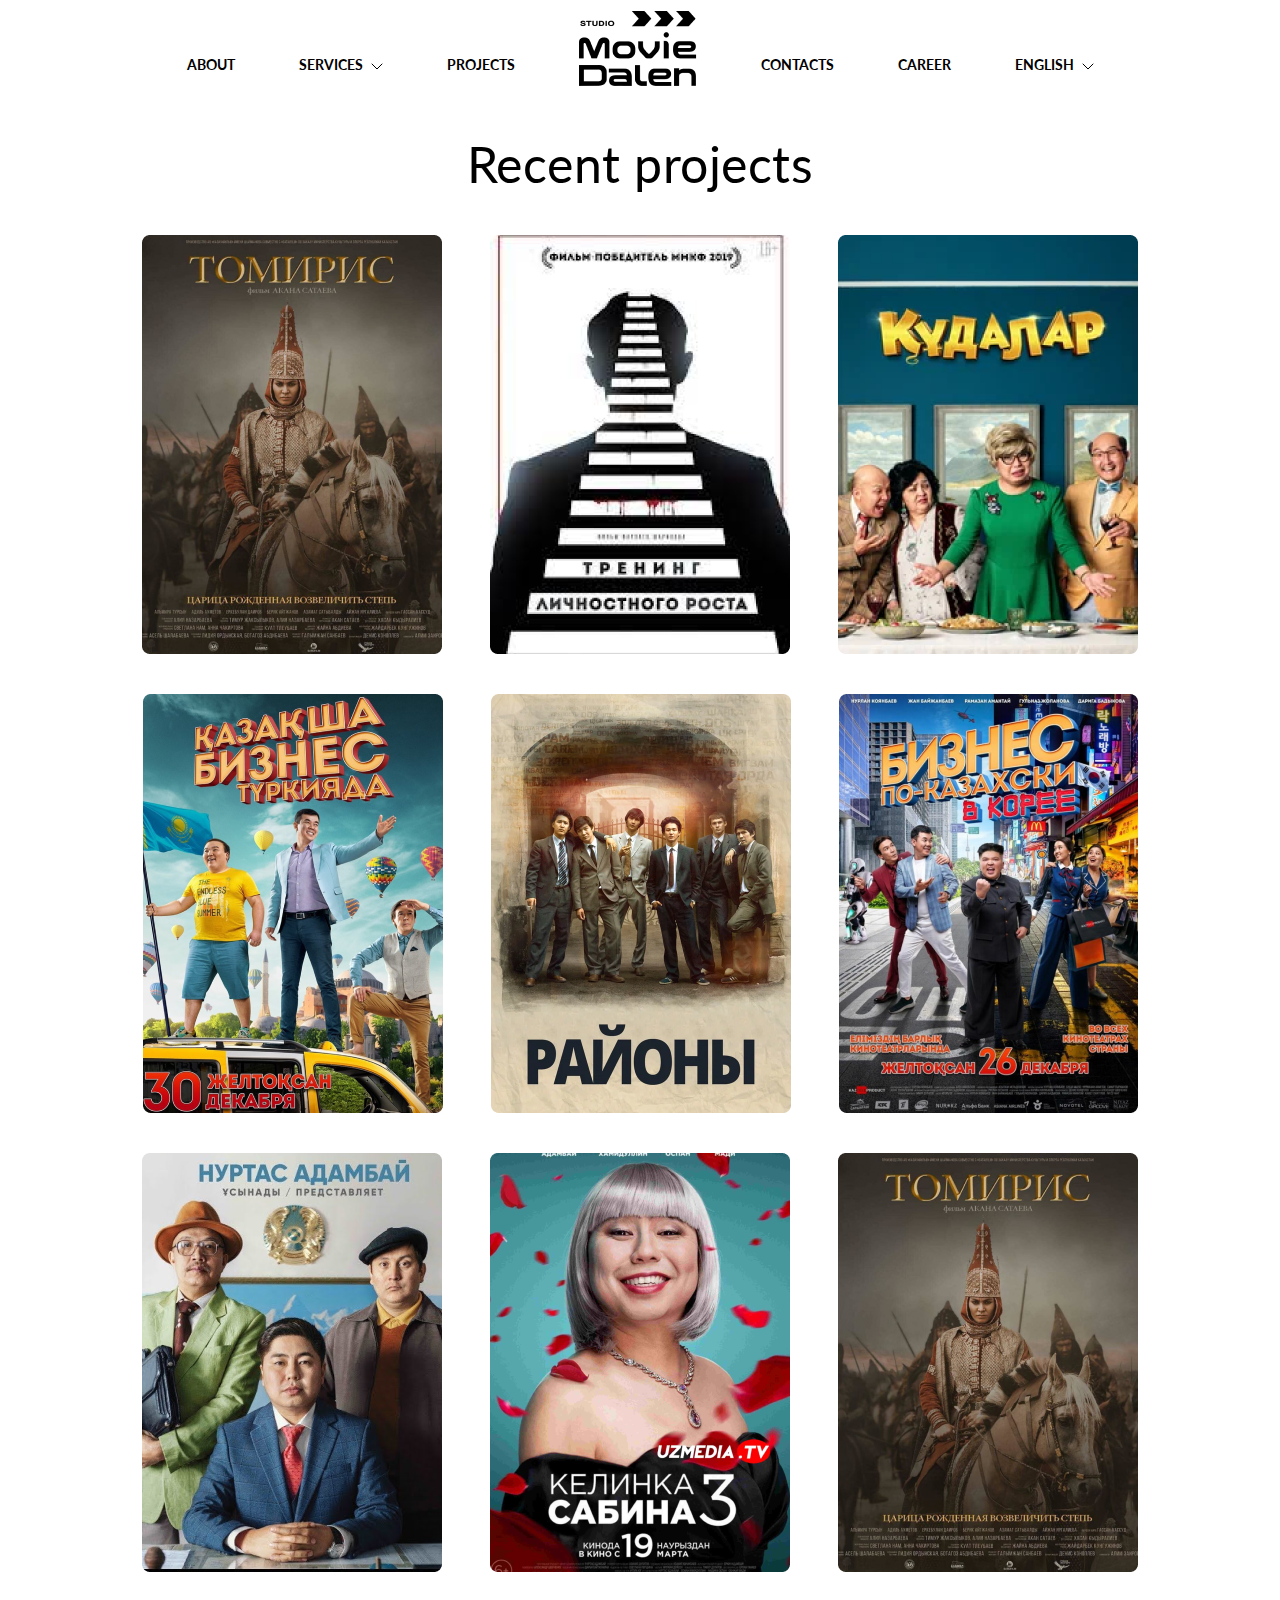
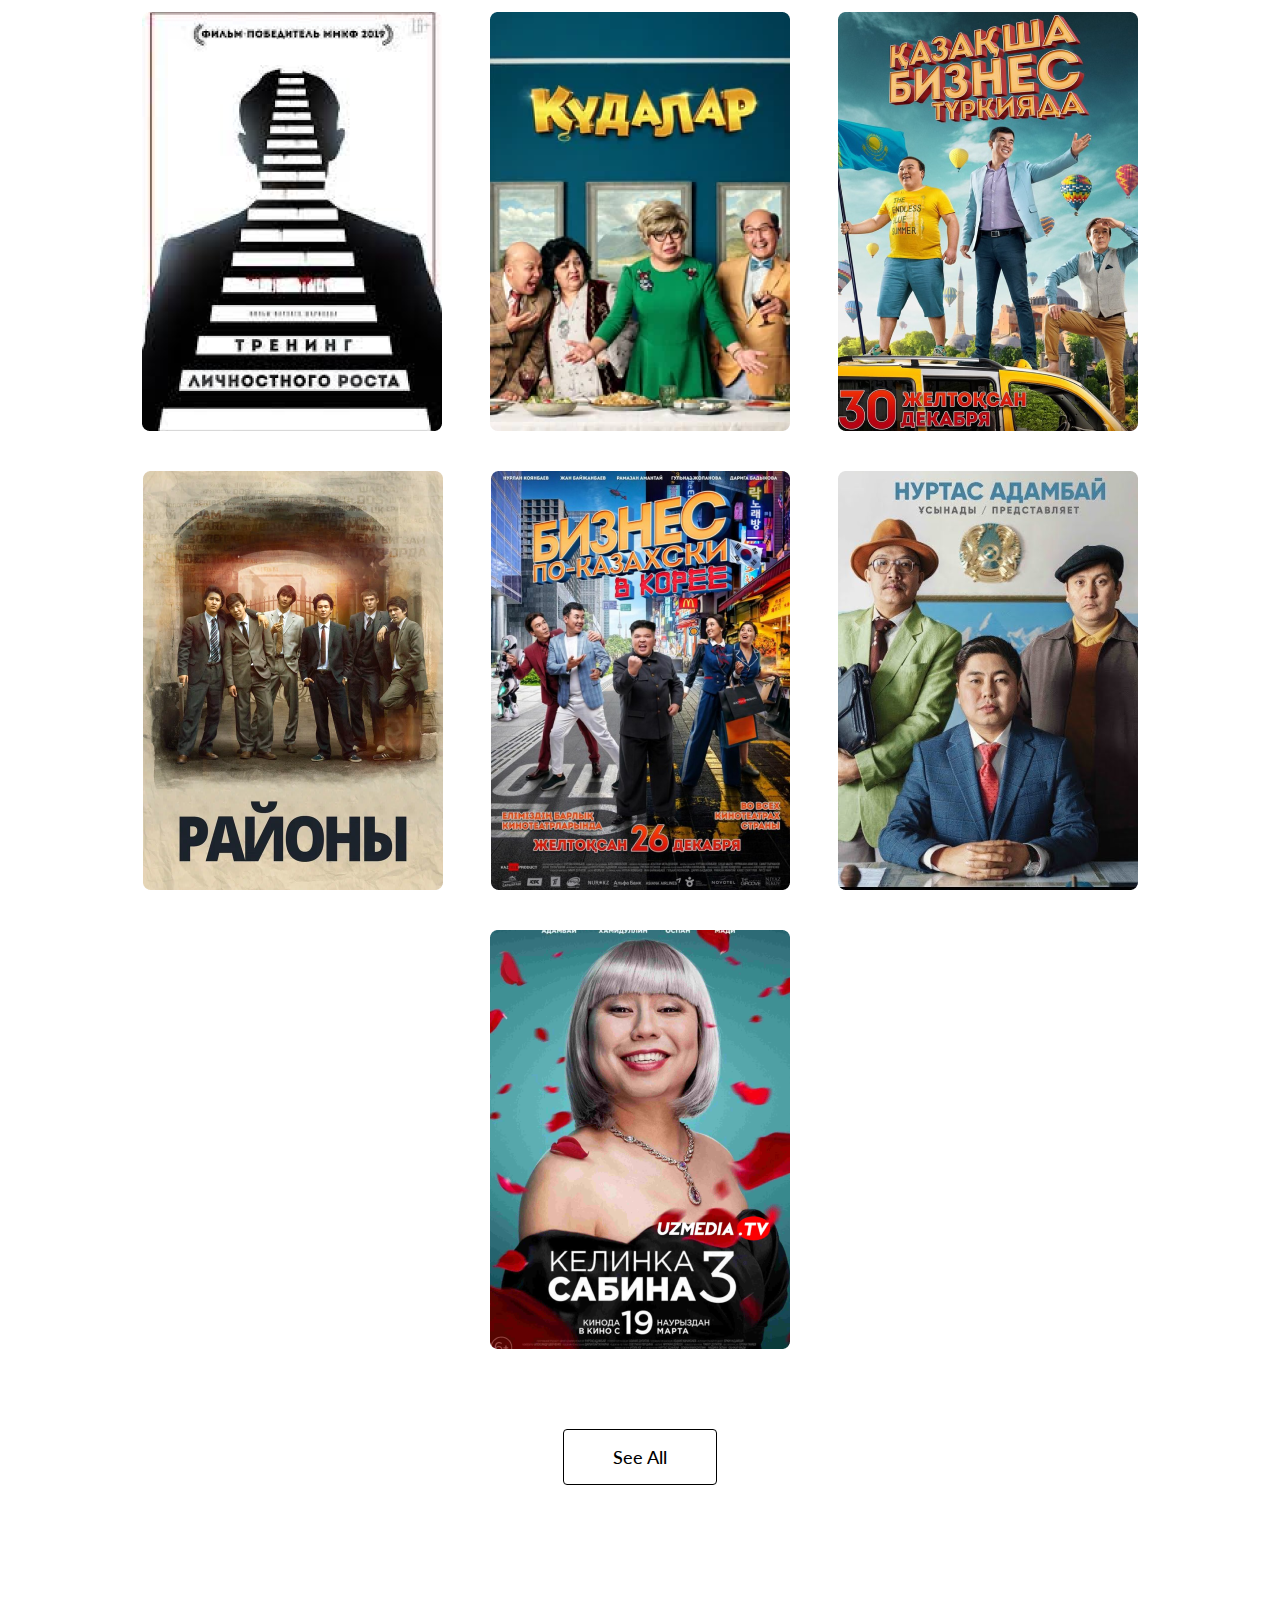
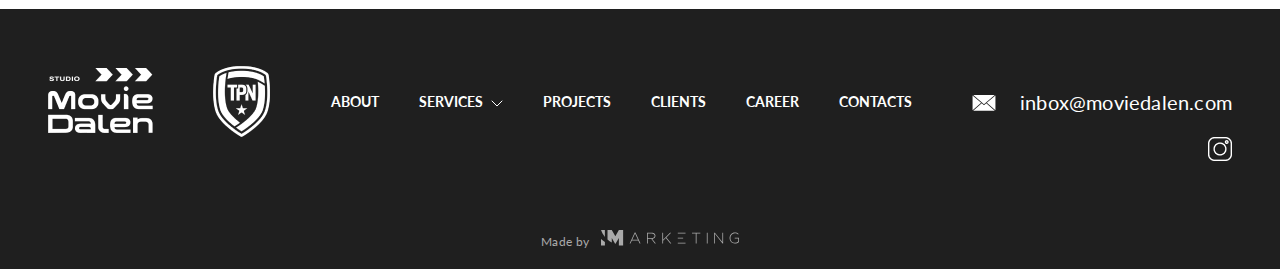
<file: projects.html>
<!DOCTYPE html>
<html lang="en">

<head>
  <meta charset="UTF-8">
  <meta name="viewport" content="width=device-width, initial-scale=1.0">
  <link rel="preconnect" href="https://fonts.googleapis.com">
  <link rel="preconnect" href="https://fonts.gstatic.com" crossorigin>
  <link href="https://fonts.googleapis.com/css2?family=Lato:wght@400;700&display=swap" rel="stylesheet">
  <link rel="stylesheet" href="./style.css">
  <title>Recent projects</title>
</head>

<body>
  <header>
    <a href="./about.html" class="nav-item">About</a>
    <div class="nav-item">
      <p>Services<img class="nav-arrow-dpd" src="./img/dpd-arrow.svg" alt=""></p>
      <div class="nav-dpd-content">
        <a href="./dubbing.html" class="nav-item-dpd">Dubbing</a>
        <a href="./record.html" class="nav-item-dpd">Re-Recording</a>
        <a href="./record.html" class="nav-item-dpd">Post-production</a>
      </div>
    </div>
    <a href="#" class="nav-item">Projects</a>
    <a href="./index.html"><img src="./img/main-logo.png" alt="" class="logo"></a>
    <a href="./contacts.html" class="nav-item">Contacts</a>
    <a href="./career.html" class="nav-item">Career</a>
    <div class="nav-item">English<img class="nav-arrow-dpd" src="./img/dpd-arrow.svg" alt="">
      <div class="nav-dpd-content">
        <a href="#" class="nav-item-dpd">Russian</a>
      </div>
    </div>
    <div class="dropdown-btn" id="dropdown-btn" onclick="openNav()">
      <div class="line l1"></div>
      <div class="line l2"></div>
      <div class="line l3"></div>
    </div>
    <div class="dpd-bg" id="dpd">
      <div class="dropdown" id="dropdown">
        <a href="#"><img src="./img/main-logo.png" alt="" class="logo"></a>
        <div class="dropdown-content" id="dropdown-content">
          <li id="link"><a class="dpd-item" href="./about.html" onclick="openNav()">About</a></li>
          <li id="link" class="nav-open">
            <p class="dpd-item">Services <img class="nav-arrow" src="./img/dpd-arrow.svg" alt=""></p>
          </li>
          <div class="nav-panel">
            <a href="./dubbing.html">Dubbing</a>
            <a href="./record.html">Re-Recording</a>
            <a href="./record.html">Post-production</a>
          </div>
          <li id="link"><a class="dpd-item" href="#" onclick="openNav()">Projects</a></li>
          <li id="link"><a class="dpd-item" href="./contacts.html" onclick="openNav()">Contacts</a></li>
          <li id="link"><a class="dpd-item" href="./career.html" onclick="openNav()">Career</a></li>
          <li id="link" class="nav-open">
            <p class="dpd-item language">English <img class="nav-arrow" src="./img/dpd-arrow.svg" alt=""></p>
          </li>
          <div class="nav-panel">
            <a href="">Russian</a>
          </div>
        </div>
      </div>
    </div>
  </header>
  <div class="card-block">
    <div class="container">
      <h1>Recent projects</h1>
      <div class="card-img"></div>
      <div class="btnAll">
        <button class="all" onclick="btnadd()">See All</button>
      </div>
    </div>
  </div>
  <footer>
    <div class="container">
      <div class="footer-cont">
        <a href="./index.html"><img src="./img/main-logo-white.png" alt="" class="logo"></a>
        <img src="./img/tpn-logo.png" alt="">
        <nav>
          <a href="./about.html" class="bottomnav-item">About</a>
          <div class="bottomnav-item">
            <p>Services<img class="foot-arrow-dpd" src="./img/dpd-arrow-white.svg" alt=""></p>
            <div class="foot-dpd-content">
              <a href="./dubbing.html" class="foot-item-dpd">Dubbing</a>
              <a href="./record.html" class="foot-item-dpd">Re-Recording</a>
              <a href="./record.html" class="foot-item-dpd">Post-production</a>
            </div>
          </div>
          <a href="#" class="bottomnav-item">Projects</a>
          <a href="" class="bottomnav-item">Clients</a>
          <a href="./career.html" class="bottomnav-item">Career</a>
          <a href="./contacts.html" class="bottomnav-item">Contacts</a>
        </nav>
        <a class="mail" href="mailto:inbox@moviedalen.com"><img src="./img/mail.svg" alt="">inbox@moviedalen.com</a>
        <a class="inst" href="http://" target="_blank" rel="noopener noreferrer"><img src="./img/instagram.png"
            alt=""></a>
      </div>
      <p class="made">Made by <img src="./img/marketing.svg" alt=""></p>
    </div>
  </footer>
  <script src="./js/dropdown.js"></script>
  <script src="./js/script.js"></script>
</body>

</html>
</file>
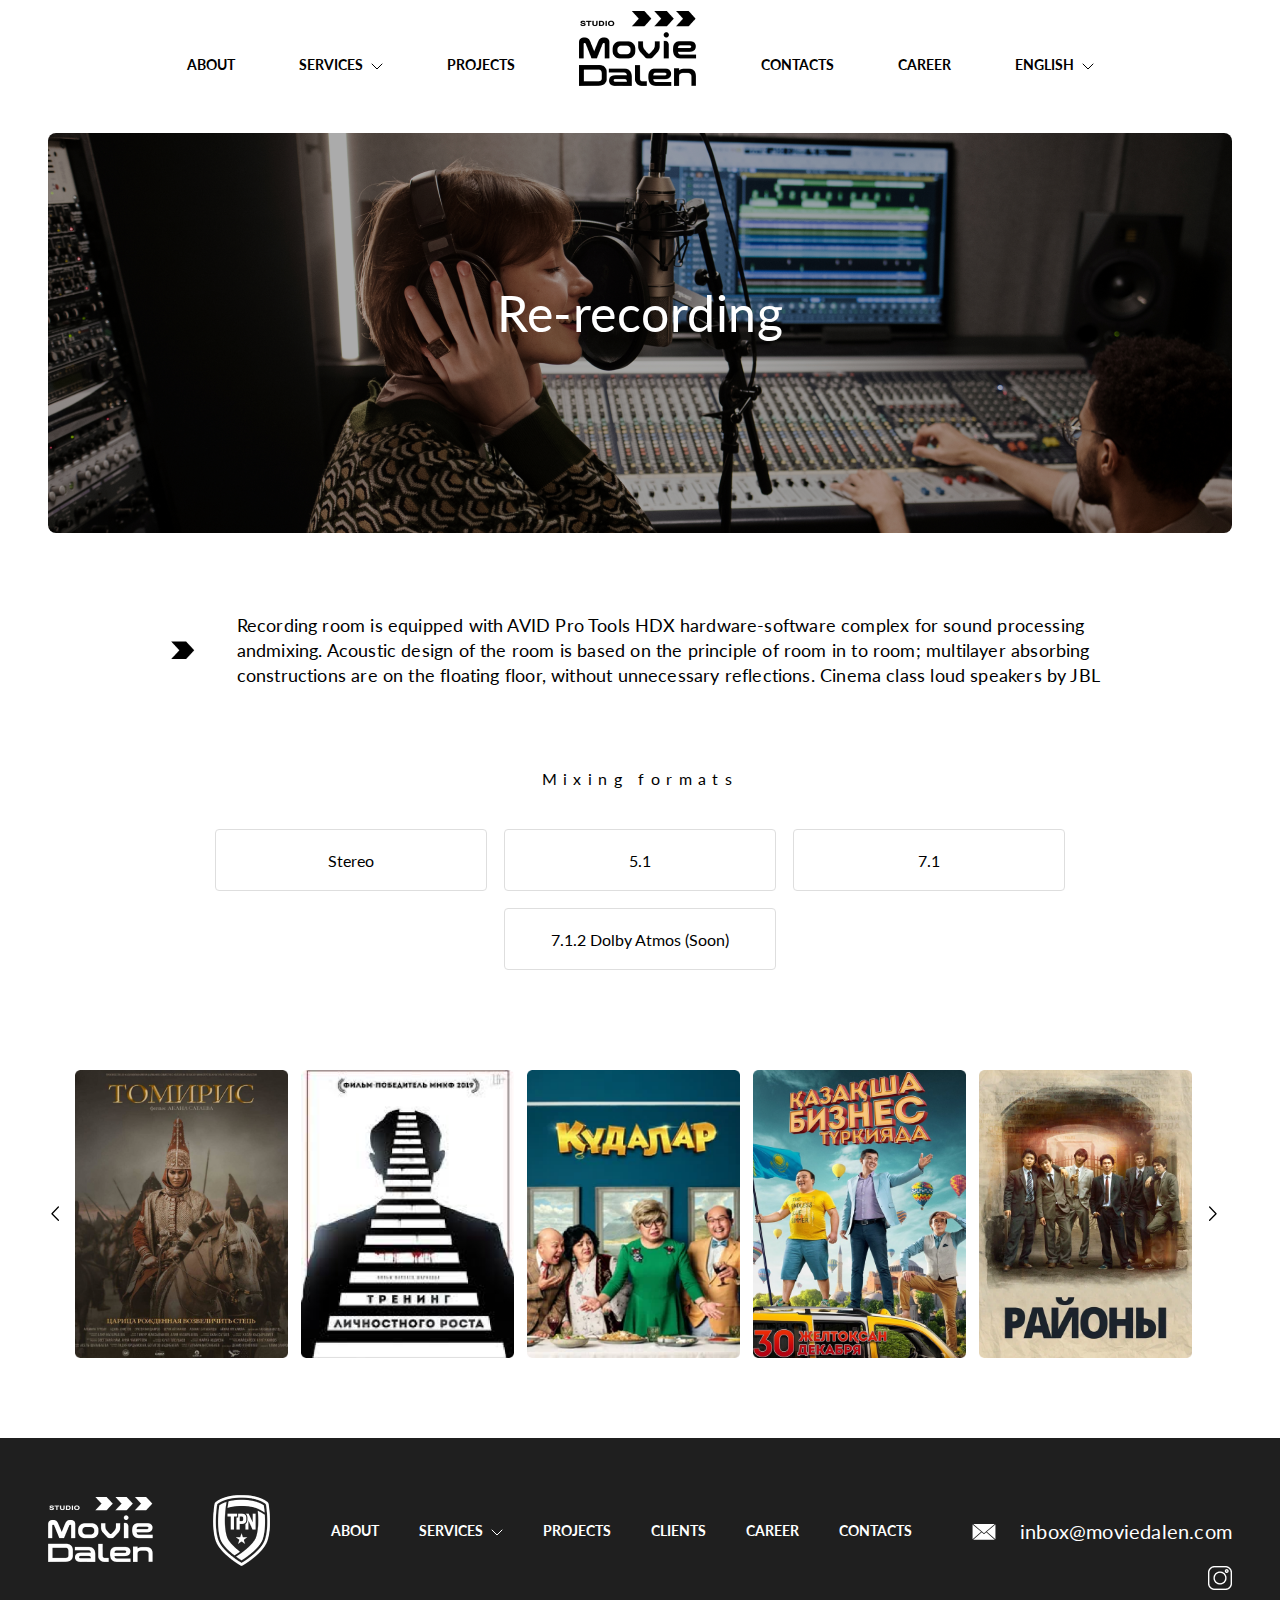
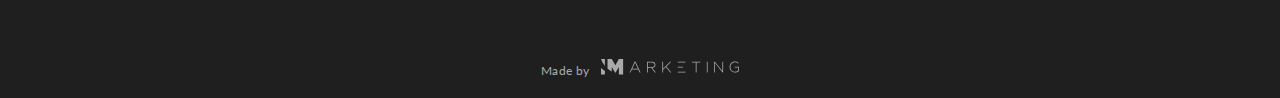
<file: record.html>
<!DOCTYPE html>
<html lang="en">

<head>
  <meta charset="UTF-8">
  <meta name="viewport" content="width=device-width, initial-scale=1.0">
  <link rel="preconnect" href="https://fonts.googleapis.com">
  <link rel="preconnect" href="https://fonts.gstatic.com" crossorigin>
  <link href="https://fonts.googleapis.com/css2?family=Lato:wght@400;700&display=swap" rel="stylesheet">
  <link rel="stylesheet" href="./style.css">
  <title>Re-recording</title>
</head>

<body>
  <header>
    <a href="./about.html" class="nav-item">About</a>
    <div class="nav-item">
      <p>Services<img class="nav-arrow-dpd" src="./img/dpd-arrow.svg" alt=""></p>
      <div class="nav-dpd-content">
        <a href="./dubbing.html" class="nav-item-dpd">Dubbing</a>
        <a href="#" class="nav-item-dpd">Re-Recording</a>
        <a href="./record.html" class="nav-item-dpd">Post-production</a>
      </div>
    </div>
    <a href="./projects.html" class="nav-item">Projects</a>
    <a href="./index.html"><img src="./img/main-logo.png" alt="" class="logo"></a>
    <a href="./contacts.html" class="nav-item">Contacts</a>
    <a href="./career.html" class="nav-item">Career</a>
    <div class="nav-item">English<img class="nav-arrow-dpd" src="./img/dpd-arrow.svg" alt="">
      <div class="nav-dpd-content">
        <a href="#" class="nav-item-dpd">Russian</a>
      </div>
    </div>
    <div class="dropdown-btn" id="dropdown-btn" onclick="openNav()">
      <div class="line l1"></div>
      <div class="line l2"></div>
      <div class="line l3"></div>
    </div>
    <div class="dpd-bg" id="dpd">
      <div class="dropdown" id="dropdown">
        <a href="#"><img src="./img/main-logo.png" alt="" class="logo"></a>
        <div class="dropdown-content" id="dropdown-content">
          <li id="link"><a class="dpd-item" href="./about.html" onclick="openNav()">About</a></li>
          <li id="link" class="nav-open">
            <p class="dpd-item">Services <img class="nav-arrow" src="./img/dpd-arrow.svg" alt=""></p>
          </li>
          <div class="nav-panel">
            <a href="./dubbing.html">Dubbing</a>
            <a href="#">Re-Recording</a>
            <a href="./record.html">Post-production</a>
          </div>
          <li id="link"><a class="dpd-item" href="./projects.html" onclick="openNav()">Projects</a></li>
          <li id="link"><a class="dpd-item" href="./contacts.html" onclick="openNav()">Contacts</a></li>
          <li id="link"><a class="dpd-item" href="./career.html" onclick="openNav()">Career</a></li>
          <li id="link" class="nav-open">
            <p class="dpd-item language">English <img class="nav-arrow" src="./img/dpd-arrow.svg" alt=""></p>
          </li>
          <div class="nav-panel">
            <a href="">Russian</a>
          </div>
        </div>
      </div>
    </div>
  </header>
  <div class="about-main record">
    <p class="banner-descr">Re-recording</p>
  </div>
  <div class="record-info">
    <p class="info-item"><img src="./img/black-arrow.png" alt="">Recording room is equipped with AVID Pro Tools HDX
      hardware-software complex for sound processing andmixing. Acoustic design of the room is based on the principle of
      room in to room; multilayer absorbing constructions are on the floating floor, without unnecessary reflections.
      Cinema class loud speakers by JBL</p>
  </div>
  <div class="formats">
    <p class="clients-text">Mixing formats</p>
    <div class="formats-item">Stereo</div>
    <div class="formats-item">5.1</div>
    <div class="formats-item">7.1</div>
    <div class="formats-item">7.1.2 Dolby Atmos (Soon)</div>
  </div>
  <div id="carousel" class="carousel margin">
    <button class="arrow-c prev"><img src="./img/dpd-arrow.svg" alt="" class="l-arrow"></button>
    <div class="gallery">
      <ul class="ul">
        <li class="li"><img src="./img/movie1.png" alt="" class="movie test"></li>
        <li class="li"><img src="./img/movie2.png" alt="" class="movie"></li>
        <li class="li"><img src="./img/movie3.png" alt="" class="movie"></li>
        <li class="li"><img src="./img/movie4.png" alt="" class="movie"></li>
        <li class="li"><img src="./img/movie5.png" alt="" class="movie"></li>
        <li class="li"><img src="./img/movie6.png" alt="" class="movie"></li>
        <li class="li"><img src="./img/movie7.png" alt="" class="movie"></li>
        <li class="li"><img src="./img/movie8.png" alt="" class="movie"></li>
        <li class="li"><img src="./img/movie5.png" alt="" class="movie"></li>
        <li class="li"><img src="./img/movie6.png" alt="" class="movie"></li>
        <li class="li"><img src="./img/movie7.png" alt="" class="movie"></li>
        <li class="li"><img src="./img/movie8.png" alt="" class="movie"></li>
      </ul>
    </div>
    <button class="arrow-c next"><img src="./img/dpd-arrow.svg" alt="" class="r-arrow"></button>
  </div>
  <div id="carousel1" class="carousel1 margin">
    <button class="arrow prev1"><img src="./img/dpd-arrow.svg" alt="" class="l-arrow"></button>
    <div class="gallery1">
      <ul class="ul1">
        <li class="li1"><img src="./img/movie1.png" alt="" class="movie test1"></li>
        <li class="li1"><img src="./img/movie2.png" alt="" class="movie"></li>
        <li class="li1"><img src="./img/movie7.png" alt="" class="movie"></li>
        <li class="li1"><img src="./img/movie8.png" alt="" class="movie"></li>
      </ul>
    </div>
    <div class="gallery1 t1">
      <ul class="ul2">
        <li class="li2"><img src="./img/movie3.png" alt="" class="movie"></li>
        <li class="li2"><img src="./img/movie4.png" alt="" class="movie"></li>
        <li class="li2"><img src="./img/movie5.png" alt="" class="movie"></li>
        <li class="li2"><img src="./img/movie6.png" alt="" class="movie"></li>
      </ul>
    </div>
    <div class="gallery1 t2">
      <ul class="ul3">
        <li class="li3"><img src="./img/movie5.png" alt="" class="movie"></li>
        <li class="li3"><img src="./img/movie6.png" alt="" class="movie"></li>
        <li class="li3"><img src="./img/movie7.png" alt="" class="movie"></li>
        <li class="li3"><img src="./img/movie8.png" alt="" class="movie"></li>
    </div>
    <button class="arrow next1"><img src="./img/dpd-arrow.svg" alt="" class="r-arrow"></button>
  </div>
  <footer>
    <div class="container">
      <div class="footer-cont">
        <a href="./index.html"><img src="./img/main-logo-white.png" alt="" class="logo"></a>
        <img src="./img/tpn-logo.png" alt="">
        <nav>
          <a href="./about.html" class="bottomnav-item">About</a>
          <div class="bottomnav-item">
            <p>Services<img class="foot-arrow-dpd" src="./img/dpd-arrow-white.svg" alt=""></p>
            <div class="foot-dpd-content">
              <a href="./dubbing.html" class="foot-item-dpd">Dubbing</a>
              <a href="#" class="foot-item-dpd">Re-Recording</a>
              <a href="./record.html" class="foot-item-dpd">Post-production</a>
            </div>
          </div>
          <a href="./projects.html" class="bottomnav-item">Projects</a>
          <a href="" class="bottomnav-item">Clients</a>
          <a href="./career.html" class="bottomnav-item">Career</a>
          <a href="./contacts.html" class="bottomnav-item">Contacts</a>
        </nav>
        <a class="mail" href="mailto:inbox@moviedalen.com"><img src="./img/mail.svg" alt="">inbox@moviedalen.com</a>
        <a class="inst" href="http://" target="_blank" rel="noopener noreferrer"><img src="./img/instagram.png"
            alt=""></a>
      </div>
      <p class="made">Made by <img src="./img/marketing.svg" alt=""></p>
    </div>
  </footer>
  <script src="./js/dropdown.js"></script>
  <script src="./js/carusel.js"></script>
</body>

</html>
</file>
<file: style.css>
*,
*::before,
*::after {
  box-sizing: border-box;
}

* {
  margin: 0;
}

body {
  position: relative;
  z-index: -2;
}

@font-face {
  font-family: 'LatoM';
  src: url('./fonts/Lato-Medium.woff2') format('woff2'),
    url('./fonts/Lato-Medium.woff') format('woff');
  font-weight: 500;
  font-style: normal;
}

@font-face {
  font-family: 'LatoS';
  src: url('./fonts/Lato-Semibold.woff2') format('woff2'),
    url('./fonts/Lato-Semibold.woff') format('woff');
  font-weight: 600;
  font-style: normal;
}

body {
  font-family: 'Lato', sans-serif;
}

header {
  display: flex;
  align-items: center;
  justify-content: center;
  gap: 64px;
  margin: auto;
  padding-bottom: 33px;
}

a {
  text-decoration: none;
  color: #000;
}

.container {
  max-width: 1440px;
  margin: auto;
}

.nav-item {
  text-transform: uppercase;
  font-weight: 700;
  font-size: 14px;
  line-height: 70px;
  padding-top: 24px;
  border-top: 6px solid transparent;
  transition: .25s;
}

.nav-item:hover {
  border-top: 6px solid #000;
  cursor: pointer;
}

.nav-item img {
  margin-left: 8px;
}

.nav-arrow-dpd {
  transition: .3s;
}

.nav-item:hover .nav-arrow-dpd {
  transform: rotate(-180deg);
}

.nav-dpd-content {
  display: none;
  position: absolute;
  z-index: 1;
  background: rgb(31, 31, 31, 0.95);
  line-height: 40px;
  border-radius: 4px;
}

.nav-dpd-content a {
  padding: 0 10px;
  color: #fff;
  transition: .5s;
}

.nav-dpd-content a:first-child {
  border-radius: 3px 3px 0 0;
}

.nav-dpd-content a:last-child {
  border-radius: 0 0 3px 3px;
}

.nav-dpd-content a:hover {
  background: rgba(255, 255, 255, 0.95);
  color: #000;
}

.nav-item:hover .nav-dpd-content {
  display: grid;
}

.dropdown-btn {
  display: none;
}

.dpd-bg {
  position: fixed;
  top: 0;
  right: 0;
  width: 0;
  height: 100vh;
  background: rgba(41, 41, 41, 0.6);
  transition: .3s;
  z-index: 1;
}

.dropdown {
  height: 100%;
  width: 0;
  position: fixed;
  z-index: 2;
  right: 0;
  top: 0;
  background-color: #fff;
  overflow-x: hidden;
  transition: .5s;
  display: flex;
  justify-content: center;
  align-items: center;
}

.dropdown .logo {
  position: absolute;
  top: 0;
  left: 40%;
}

.dropdown-content {
  position: relative;
  width: 243px;
  text-align: center;
  margin: auto;
}

.dpd-item {
  text-decoration: none;
  font-size: 24px;
  font-weight: 700;
  display: block;
  transition: 0.3s;
  text-transform: uppercase;
}

.dropdown li {
  padding: 40px 0 0;
  list-style: none;
}

.dropdown li:first-child {
  padding: 0;
}

.language {
  font-size: 14px;
  padding-top: 40px;
}

.nav-arrow {
  transition: .20s;
}

.nav-panel {
  max-height: 0;
  overflow: hidden;
  transition: max-height 0.20s ease-in-out;
  display: grid;
  font-size: 16px;
  text-transform: uppercase;
}

.nav-panel a {
  padding-top: 10px;
}

.nav-panel:last-child {
  font-size: 12px;
  overflow: hidden;
  overflow-y: scroll;
  position: absolute;
  left: 38%;
}

.nav-panel:last-child::-webkit-scrollbar {
  display: none;
}

.main {
  position: relative;
  padding: 0 48px;
}

.main__wrapper {
  position: relative;
  overflow: hidden;
  background-color: #eee;
}

.main__items {
  display: flex;
  transform-style: preserve-3d;
  backface-visibility: hidden;
  transition: transform 0.5s ease;
  will-change: transform;
}

.main__item {
  position: relative;
  flex: 0 0 100%;
  max-width: 100%;
  transform-style: preserve-3d;
  backface-visibility: hidden;
  will-change: transform;
  height: 400px;
  background-image: url('./img/image.png');
  background-repeat: no-repeat;
  background-size: cover;
  background-position: 20%;
}

.main-text {
  color: #fff;
  width: 54%;
  padding: 2.5% 0 0 5.5%;
}

.banner-descr {
  font-weight: 400;
  font-size: 50px;
  line-height: 124%;
  letter-spacing: 0.5px;
  padding-bottom: 40px;
}

.contact {
  font-family: 'LatoM';
  background-color: #fff;
  border: none;
  border-radius: 4px;
  padding: 20px 54px;
  font-size: 18px;
  line-height: 124%;
  border: 1.5px solid transparent;
  transition: .3s;
}

.contact:hover {
  border: 1.5px solid #FFF;
  background-color: transparent;
  color: #fff;
  cursor: pointer;
}

.main__indicators {
  position: absolute;
  bottom: 14px;
  right: 48px;
  left: 48px;
  display: flex;
  justify-content: center;
  list-style: none;
  gap: 13px;
  margin: 0;
  padding: 0;
}

.main__indicator {
  width: 40px;
  height: 5px;
  background-color: #fff;
  background-clip: padding-box;
  cursor: pointer;
}

.main__indicator_active {
  background-color: #fff;
  opacity: 0.5;
  width: 54px;
}

.transition-none {
  transition: none;
}

.about {
  display: flex;
  width: fit-content;
  gap: 76px;
  padding: 34px 24px 0;
  margin: 100px auto;
  border-top: 1px solid #000;
}

h1 {
  font-weight: 400;
  font-size: 50px;
  line-height: 124%;
  letter-spacing: 0.5px;
  padding-bottom: 40px;
}

.about-text {
  padding-right: 20%;
  font-size: 20px;
  line-height: 140%;
  color: #3C3C3C;
  letter-spacing: 0.2px;
}

.semibold {
  font-family: 'LatoS';
  font-weight: 600;
}

.more {
  display: flex;
  align-items: center;
  gap: 12px;
  margin-top: 24px;
  width: fit-content;
  font-size: 16px;
  line-height: 124%;
  font-weight: 700;
  transition: .5s;
  border-bottom: 1.5px solid transparent;
}

.more:hover {
  border-image: linear-gradient(90deg, #000 0%, #000 65.61%, rgba(0, 0, 0, 0.00) 65.63%);
  border-image-slice: 1;
  border-bottom: 1.5px solid transparent;
}

.carousel {
  width: 1425px;
  position: relative;
  margin: auto;
}

.carousel .movie {
  width: 213px;
  height: 288px;
  margin-right: 13px;
  display: block;
}

.arrow-c {
  position: absolute;
  top: 47%;
  background: transparent;
  border: none;
  display: block;
}

.arrow-c:focus {
  outline: none;
}

.arrow-c:hover {
  cursor: pointer;
}

.prev {
  left: 0;
}

.next {
  right: 13px;
}

.gallery {
  width: 1355px;
  overflow: hidden;
  margin: auto;
}

.gallery ul {
  height: 288px;
  width: 9999px;
  margin: 0;
  padding: 0;
  list-style: none;
  transition: margin-left 250ms;
  font-size: 0;
}

.gallery li {
  display: inline-block;
}

.l-arrow {
  transform: rotate(90deg);
  width: 16px;
}

.r-arrow {
  transform: rotate(-90deg);
  width: 16px;
}

.carousel1 {
  position: relative;
  width: 375px;
  padding: 0 0 34px;
  display: none;
  margin: auto;
}

.carousel1 .movie {
  width: 158px;
  margin-right: 13px;
  display: block;
}

.arrow {
  position: absolute;
  bottom: 0;
  background: #D9D9D9;
  border: none;
  display: block;
  height: 32px;
  width: 32px;
  border-radius: 50px;
}

.arrow:focus {
  outline: none;
}

.arrow:hover {
  cursor: pointer;
}

.prev1 {
  left: 36%;
}

.next1 {
  right: 40%;
}

.gallery1 {
  width: 342px;
  overflow: hidden;
  margin: auto;
}

.gallery1 ul {
  height: 234px;
  width: 9999px;
  margin: 0;
  padding: 0;
  list-style: none;
  transition: margin-left 250ms;
  font-size: 0;
}

.gallery1 li {
  display: inline-block;
}

.clients {
  padding: 100px 48px 124px;
  text-align: center;
}

.clients-text {
  font-size: 16px;
  font-weight: 400;
  line-height: 124%;
  letter-spacing: 6.4px;
  padding-bottom: 24px;
}

.imgs {
  display: flex;
  justify-content: space-between;
  align-items: center;
  flex-wrap: wrap;
}

.margin {
  margin-bottom: 80px;
}

footer {
  background-color: #1F1F1F;
  color: #AAAAAA;
  padding: 57px 48px 20px;
}

footer a {
  color: #fff;
}

.footer-cont {
  display: flex;
  justify-content: space-between;
  align-items: center;
  flex-wrap: wrap;
  column-gap: 20px;
}

nav {
  display: flex;
  gap: 40px;
  flex-wrap: wrap;
  justify-content: center;
}

.bottomnav-item {
  text-transform: uppercase;
  font-weight: 700;
  font-size: 14px;
  color: #fff;
  transition: .5s;
}

.bottomnav-item img {
  margin-left: 8px;
}

.foot-arrow-dpd {
  transition: .3s;
}

.bottomnav-item:hover .foot-arrow-dpd {
  transform: rotate(-180deg);
}

.foot-dpd-content {
  display: none;
  position: absolute;
  z-index: 1;
  background: rgba(255, 255, 255, 0.95);
  line-height: 40px;
  border-radius: 4px;
}

.foot-dpd-content a {
  padding: 0 10px;
  color: #000000;
  transition: .5s;
}

.foot-dpd-content a:first-child {
  border-radius: 3px 3px 0 0;
}

.foot-dpd-content a:last-child {
  border-radius: 0 0 3px 3px;
}

.foot-dpd-content a:hover {
  background: rgba(31, 31, 31, 0.95);
  color: #ffffff;
}

.bottomnav-item:hover .foot-dpd-content {
  display: grid;
}

.mail {
  font-size: 20px;
  letter-spacing: 0.2px;
  display: flex;
  align-items: center;
  gap: 24px;
  transition: .5s;
}

.inst {
  width: 100%;
  text-align: right;
  transition: .5s;
}

footer .logo {
  transition: .5s;
}

.bottomnav-item:hover,
.mail:hover,
.inst:hover,
footer .logo:hover {
  opacity: 0.7;
  cursor: pointer;
}

.made {
  text-align: center;
  padding-top: 66px;
  font-size: 12px;
  letter-spacing: 0.42px;
}

.made img {
  padding-left: 8px;
}

/* ABOUT */
.about-main {
  background-image: url(./img/about-bg.png);
  background-position: center;
  background-repeat: no-repeat;
  background-size: cover;
  color: #fff;
  height: 400px;
  display: flex;
  justify-content: center;
  align-items: center;
  margin: 0 48px;
  border-radius: 8px;
}

.info {
  text-align: center;
  padding: 100px 24px 124px;
}

.info h1 {
  padding-bottom: 14px;
}

.info-descr {
  font-size: 20px;
  line-height: 140%;
  color: #3C3C3C;
  letter-spacing: 0.2px;
}

.info-descr:nth-child(3) {
  padding-bottom: 64px;
}

.info-item {
  text-align: left;
  font-size: 18px;
  line-height: 140%;
  letter-spacing: 0.18px;
  padding: 24px 0 0;
  display: flex;
  align-items: center;
  gap: 40px;
  width: 77%;
  margin: auto;
}

/* PROJECTS */
.card-block {
  text-align: center;
  padding-bottom: 124px;
}

.card-img {
  display: flex;
  justify-content: center;
  flex-wrap: wrap;
  row-gap: 40px;
  column-gap: 48px;
}

.all {
  margin-top: 80px;
  background-color: transparent;
  border: 1px solid #000;
  border-radius: 4px;
  padding: 16px 48.5px;
  font-family: 'LatoM';
  font-size: 18px;
  line-height: 124%;
  transition: .3s;
}

.all:hover {
  background-color: #000;
  cursor: pointer;
  color: #fff;
}

/* CONTACTS */
.contacts-main {
  display: flex;
  justify-content: center;
  padding: 48px 24px 124px;
  gap: 9%;
}

.contacts-text {
  font-size: 20px;
  line-height: 140%;
  letter-spacing: 0.2px;
  display: grid;
  align-content: center;
}

.contacts-text a {
  color: #3C3C3C;
  padding-bottom: 24px;
  display: flex;
  line-height: 140%;
}

.contacts-ico {
  margin-right: 25px;
}

.google {
  filter: grayscale(1);
  z-index: -1;
}

/* CAREER */
.cont {
  max-width: 1120px;
  margin: auto;
  padding: 48px 24px 124px;
}

.career-title {
  text-align: center;
}

.choose {
  display: flex;
  justify-content: space-between;
  padding: 18px 24px;
  background-color: #F5F5F5;
  color: #3C3C3C;
  font-size: 18px;
  line-height: 140%;
  letter-spacing: 0.18px;
  margin-bottom: 40px;
  border-radius: 4px;
}

.choose p:last-child {
  color: #848484;
}

.open {
  display: flex;
  align-items: center;
  gap: 24px;
}

.open-arrow {
  transition: .20s;
}

.title {
  font-family: 'LatoS';
  color: #070707;
  font-size: 18px;
  line-height: 140%;
  letter-spacing: 0.18px;
  padding-bottom: 8px;
}

.title-descr {
  color: #3C3C3C;
  font-size: 16px;
  line-height: 140%;
  letter-spacing: 0.16px;
}

.form {
  border-radius: 4px;
  border: 1px solid transparent;
  transition: all .3s;
  margin-bottom: 24px;
}

.panel {
  max-height: 0;
  overflow: hidden;
  transition: max-height 0.20s ease-in-out;
  display: grid;
}

.input {
  width: 100%;
  height: 48px;
  border: 1px solid #CFCFCF;
  border-radius: 4px;
  margin: 14px 0 24px;
  padding: 10px 16px;
  background-color: #FBFBFB;
  font-family: 'Lato', sans-serif;
  color: #3C3C3C;
  font-size: 16px;
  line-height: 140%;
  letter-spacing: 0.16px;
}

.label {
  color: #3C3C3C;
  font-size: 18px;
  line-height: 140%;
  letter-spacing: 0.18px;
  pointer-events: none;
}

.submit {
  color: #fff;
  background-color: #000;
  border: none;
  border-radius: 4px;
  font-size: 18px;
  line-height: 140%;
  letter-spacing: 0.18px;
  padding: 20px 54px;
  margin-top: 48px;
  width: 176px;
  border: 1.5px solid transparent;
  transition: .3s;
}

.submit:hover {
  background-color: transparent;
  border: 1.5px solid #000;
  color: #000;
  cursor: pointer;
}

input[type=file] {
  color: #848484;
  font-size: 16px;
  line-height: 140%;
  letter-spacing: 0.16px;
}

input[type=file]::file-selector-button {
  padding: 4px 14px;
  border-radius: 4px;
  background: #E7E7E7;
  border: none;
  color: #848484;
  font-size: 14px;
  line-height: 140%;
  letter-spacing: 0.14px;
  margin-right: 19px;
  transition: .3s;
}

input[type=file]::file-selector-button:hover {
  cursor: pointer;
  opacity: 0.7;
}

.additional {
  min-height: 275px;
  resize: vertical;
}

.none {
  display: none;
}

select {
  -webkit-appearance: none;
  -moz-appearance: none;
  appearance: none;
}

select::-ms-expand {
  display: none;
}

select:focus-visible,
input:focus-visible {
  outline: none;
}

/* RE-RECORDING */

.record {
  background-image: url('./img/record-bg.png');
}

.record-info {
  padding: 80px 24px;
}

.record-info .info-item {
  padding-top: 0;
}

.formats {
  display: flex;
  flex-wrap: wrap;
  justify-content: center;
  text-align: center;
  width: 80%;
  margin: auto;
  gap: 17px;
  padding-bottom: 100px;
}

.formats .clients-text {
  width: 100%;
}

.formats-item {
  width: 272px;
  padding: 20.5px 0;
  border-radius: 4px;
  border: 1px solid #DEDEDE;
}



@media screen and (max-width: 1430px) {
  .carousel {
    width: 1199px;
  }

  .gallery {
    width: 1130px;
  }
}

@media screen and (max-width: 1210px) {
  .main-text {
    width: 60%;
  }

  .banner-descr,
  h1 {
    font-size: calc(24px + 26 * (100vw - 375px) / 835);
  }

  .about-text,
  .info-descr,
  .contacts-text a {
    font-size: calc(14px + 6 * (100vw - 375px) / 835);
  }

  .more,
  .input {
    font-size: calc(12px + 4 * (100vw - 375px) / 835);
  }

  .info-item,
  .choose,
  .title,
  .label {
    font-size: calc(14px + 4 * (100vw - 375px) / 835);
  }

  .title-descr,
  input[type=file] {
    font-size: calc(12px + 4 * (100vw - 375px) / 835);
  }

  .carousel {
    width: 973px;
  }

  .gallery {
    width: 904px;
  }

  .footer-cont {
    justify-content: space-evenly;
    gap: 40px;
  }

  .inst {
    text-align: center;
  }

  .mail {
    order: 1;
  }
}

@media screen and (max-width: 980px) {
  header {
    gap: 30px;
  }

  .nav-item {
    font-size: 12px;
  }

  .carousel {
    width: 747px;
  }

  .gallery {
    width: 678px;
  }

  .imgs {
    justify-content: center;
    gap: 32px;
  }
}

@media screen and (max-width: 768px) {
  .carousel {
    display: none;
  }

  .carousel1 {
    display: block;
  }
}

@media screen and (max-width: 700px) {
  h1 {
    padding-bottom: 24px;
  }

  .nav-item {
    display: none;
  }

  header {
    padding-bottom: 0;
  }

  header .logo {
    width: 80px;
    margin: 15px 0;
  }

  .dropdown-btn {
    display: block;
    position: absolute;
    z-index: 2;
    top: 30px;
    right: 24px;
    transition: .5s;
  }

  .line {
    width: 21px;
    height: 2px;
    background-color: #000;
    margin: 5px 0;
    transition: 0.4s;
    border-radius: 50px;
  }

  .main {
    padding: 0 24px;
    z-index: -1;
  }

  .main-text {
    width: 100%;
    padding: 15% 9px 0 24px;
  }

  .banner-descr {
    line-height: 124%;
    letter-spacing: 0.28px;
  }

  .contact {
    padding: 15.5px 37.5px;
    font-size: 14px;
  }

  .about {
    gap: 40px;
    padding-right: 0;
    margin: 64px auto 64px;
  }

  .about-text {
    padding-right: 24px;
  }

  .about-text p {
    padding-bottom: 14px;
  }

  .more {
    margin-top: 8px;
  }

  .clients {
    padding: 76px 24px 80px;
  }

  .imgs {
    gap: 16px;
  }

  .imgs img {
    width: 30%;
  }


  .about-main {
    margin: 0 24px;
  }

  .info {
    padding: 40px 24px 64px;
  }

  .info-descr:nth-child(3) {
    padding-bottom: 34px;
  }


  .card-block {
    padding-bottom: 80px;
  }

  .card-img img {
    width: 156px;
  }

  .all {
    margin-top: 40px;
  }


  .contacts-main {
    flex-wrap: wrap;
    padding: 40px 24px 80px;
    justify-content: flex-start;
  }

  .contacts-text h1 {
    text-align: center;
  }

  .contacts-ico {
    width: 15px;
    margin-right: 16px;
  }


  .open {
    gap: 16px;
  }

  .cont {
    padding: 40px 24px 80px;
  }

  .choose {
    margin-bottom: 24px;
  }

  input[type=file]::file-selector-button {
    font-size: 12px;
  }

  .submit {
    padding: 15.5px 37.5px;
    font-size: 14px;
    width: 130px;
  }


  .record-info {
    padding: 48px 24px 64px;
  }

  .formats {
    padding-bottom: 64px;
  }
}

@media screen and (max-width: 500px) {
  .captcha {
    width: 250px;
  }


  .info-item {
    width: 100%;
    gap: 16px;
  }

  .info-item img {
    width: 19px;
  }


  .open {
    align-items: flex-start;
  }

  .open-arrow {
    width: 19px;
    margin-top: 5px;
  }
}

@media screen and (max-width: 403px) {
  .main-text {
    padding: 28% 9px 0 24px;
  }

  .imgs {
    justify-content: space-between;
  }

  .imgs img {
    width: 40%;
  }

  footer {
    padding: 40px 24px;
  }

  .footer-cont {
    justify-content: space-between;
    gap: 0;
  }

  nav {
    justify-content: flex-start;
    padding: 72px 0 90px;
    column-gap: 20%;
  }

  .bottomnav-item {
    width: 100px;
  }

  .bottomnav-item:nth-child() .inst {
    text-align: center;
  }

  .mail {
    order: 1;
    font-size: 18px;
    line-height: 140%;
    letter-spacing: 0.18px;
    padding-top: 28px;
    justify-content: center;
    width: 100%;
  }


  .card-img {
    column-gap: 16px;
    row-gap: 20px;
  }
}
</file>
